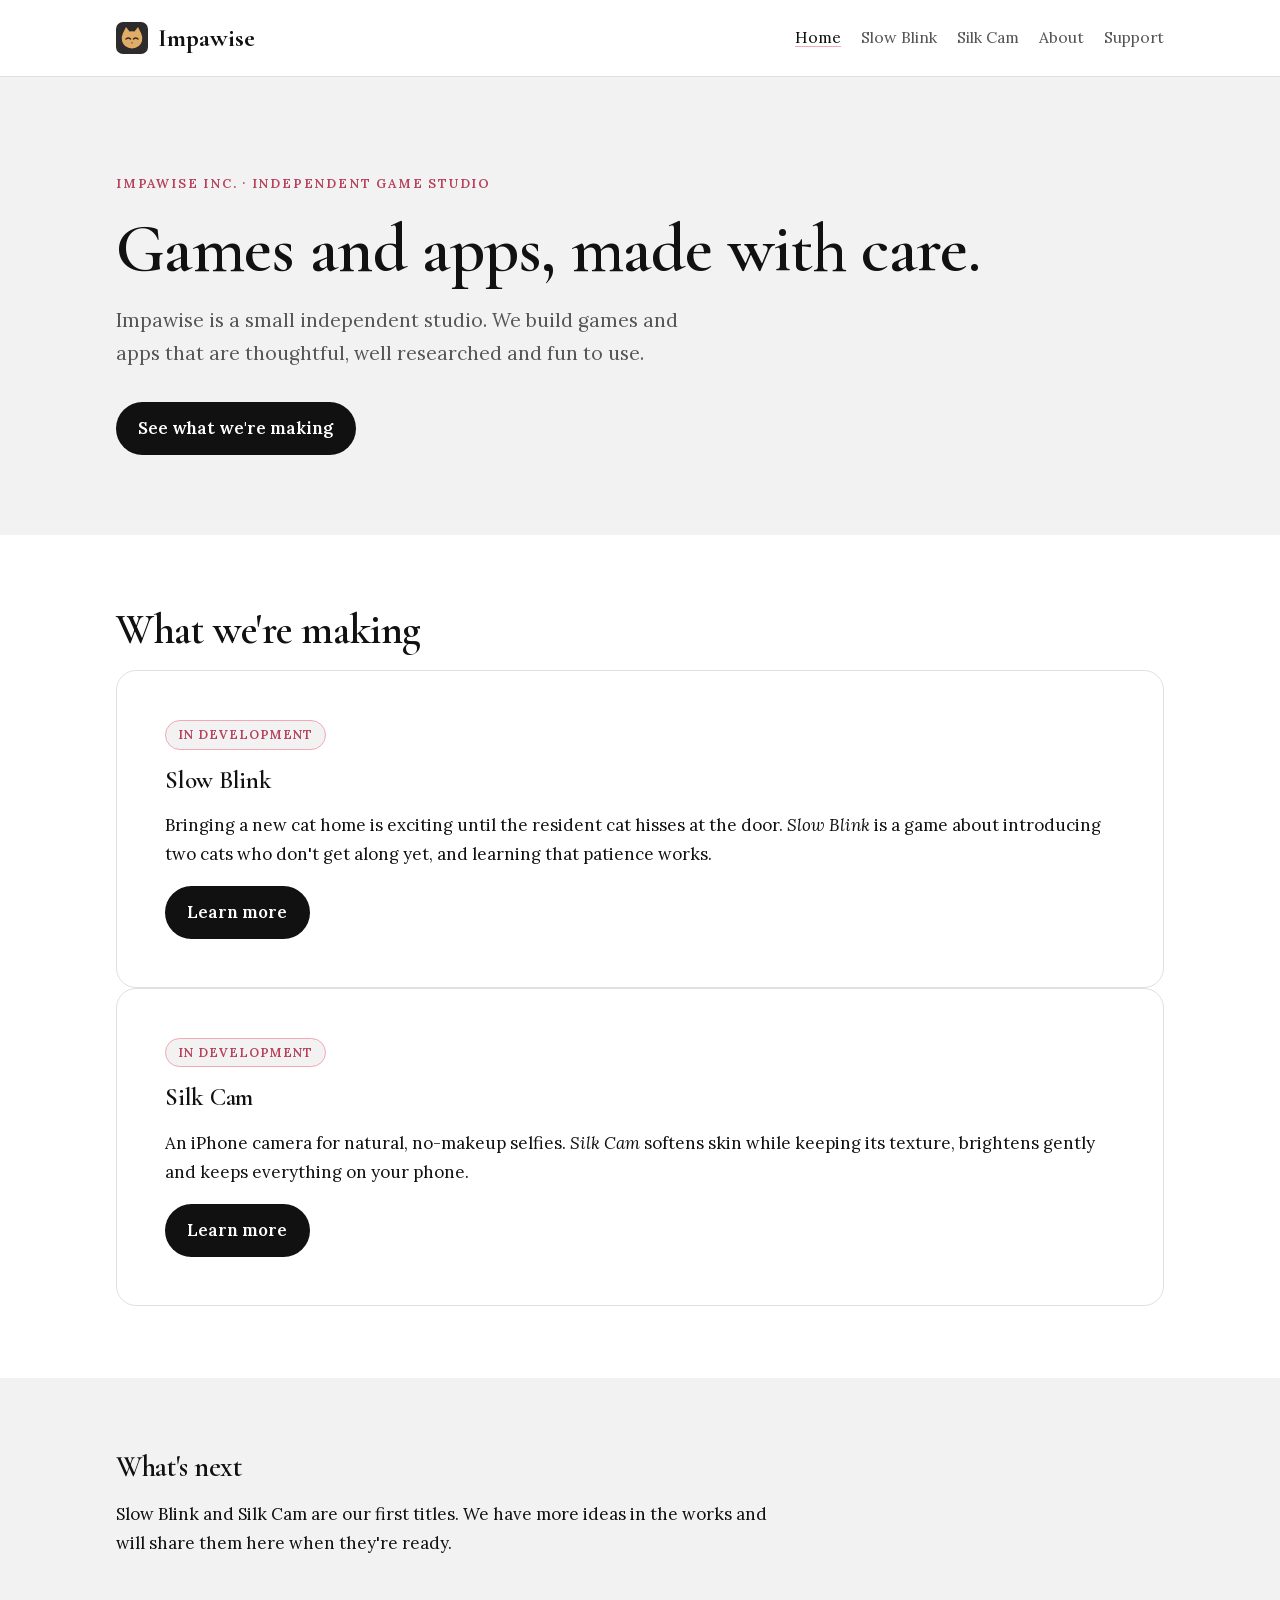
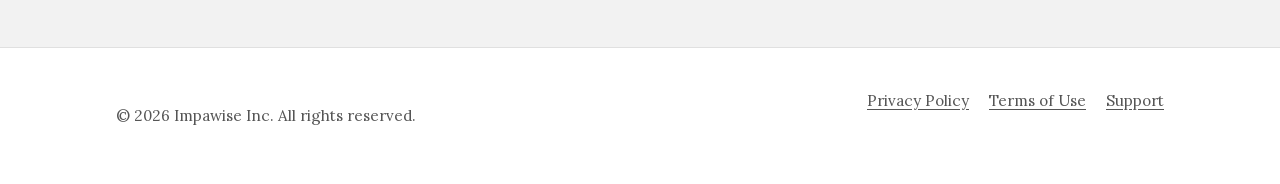
<file: index.html>
<!doctype html>
<html lang="en">
<head>
<meta charset="utf-8">
<meta http-equiv="Content-Security-Policy" content="default-src 'none'; style-src 'self'; font-src 'self'; img-src 'self'; base-uri 'none'; form-action 'none'">
<meta name="referrer" content="strict-origin-when-cross-origin">
<meta name="viewport" content="width=device-width, initial-scale=1">
<title>Impawise — Independent game studio</title>
<meta name="description" content="Impawise Inc. is an independent studio making games and apps. Our first game, Slow Blink, is in development.">
<meta name="color-scheme" content="light dark">
<meta property="og:title" content="Impawise — Independent game studio">
<meta property="og:description" content="Impawise Inc. is an independent studio making games and apps. Our first game, Slow Blink, is in development.">
<meta property="og:type" content="website">
<meta property="og:url" content="https://impawise.com/">
<link rel="canonical" href="https://impawise.com/">
<link rel="icon" href="/favicon.svg" type="image/svg+xml">
<link rel="stylesheet" href="/styles.css">
</head>
<body>
<a class="skip" href="#main">Skip to content</a>
<header class="site-header">
  <div class="wrap">
    <a class="brand" href="/"><img src="/favicon.svg" alt="" width="32" height="32">Impawise</a>
    <nav class="nav" aria-label="Main"><a href="index.html" aria-current="page">Home</a><a href="slowblink.html">Slow Blink</a><a href="silkcam.html">Silk Cam</a><a href="about.html">About</a><a href="support.html">Support</a></nav>
  </div>
</header>
<main id="main">
<section class="hero">
  <div class="wrap">
    <p class="eyebrow">Impawise Inc. · Independent game studio</p>
    <h1>Games and apps, made with care.</h1>
    <p class="lede">Impawise is a small independent studio. We build games and apps that are thoughtful, well researched and fun to use.</p>
    <a class="button" href="#making">See what we're making</a>
  </div>
</section>

<section id="making">
  <div class="wrap">
    <h2>What we're making</h2>
    <div class="feature">
      <div>
        <span class="badge">In development</span>
        <h3>Slow Blink</h3>
        <p>Bringing a new cat home is exciting until the resident cat hisses at the door. <em>Slow Blink</em> is a game about introducing two cats who don't get along yet, and learning that patience works.</p>
        <a class="button" href="slowblink.html">Learn more</a>
      </div>
    </div>
    <div class="feature">
      <div>
        <span class="badge">In development</span>
        <h3>Silk Cam</h3>
        <p>An iPhone camera for natural, no-makeup selfies. <em>Silk Cam</em> softens skin while keeping its texture, brightens gently and keeps everything on your phone.</p>
        <a class="button" href="silkcam.html">Learn more</a>
      </div>
    </div>
  </div>
</section>

<section class="band">
  <div class="wrap"><div class="prose">
    <h2>What's next</h2>
    <p>Slow Blink and Silk Cam are our first titles. We have more ideas in the works and will share them here when they're ready.</p>
  </div></div>
</section>

</main>
<footer class="site-footer">
  <div class="wrap">
    <p>© 2026 Impawise Inc. All rights reserved.</p>
    <nav aria-label="Legal"><a href="privacy.html">Privacy Policy</a><a href="terms.html">Terms of Use</a><a href="support.html">Support</a></nav>
  </div>
</footer>
</body>
</html>
</file>
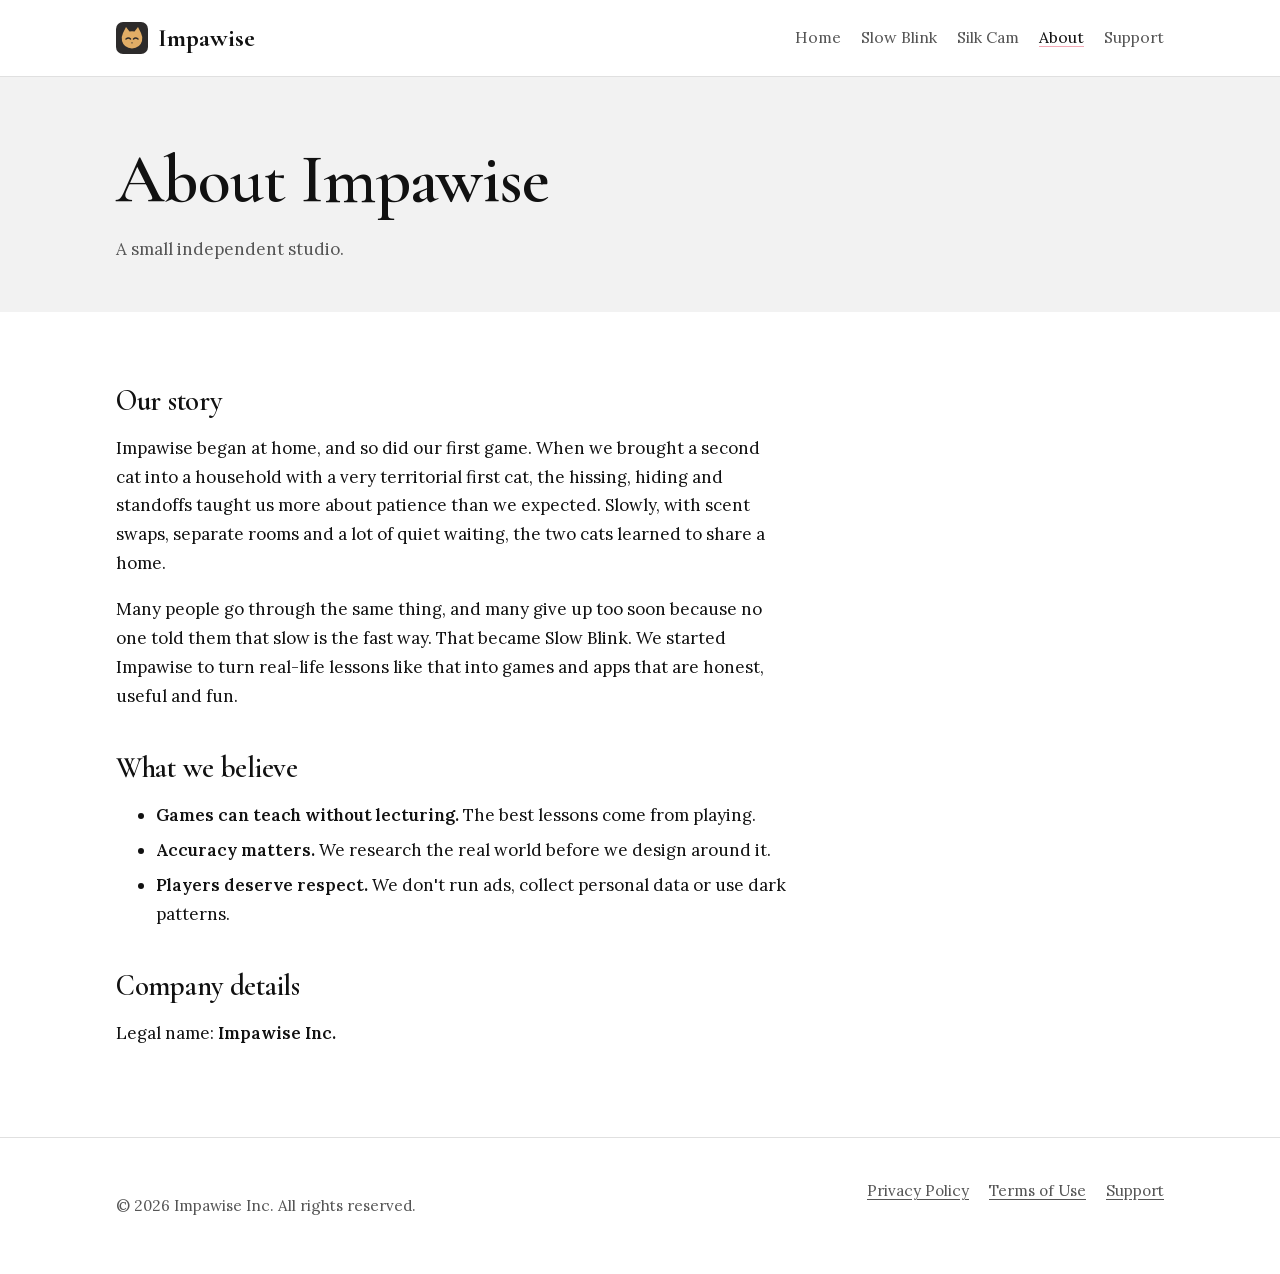
<file: about.html>
<!doctype html>
<html lang="en">
<head>
<meta charset="utf-8">
<meta http-equiv="Content-Security-Policy" content="default-src 'none'; style-src 'self'; font-src 'self'; img-src 'self'; base-uri 'none'; form-action 'none'">
<meta name="referrer" content="strict-origin-when-cross-origin">
<meta name="viewport" content="width=device-width, initial-scale=1">
<title>About — Impawise</title>
<meta name="description" content="The story behind Impawise Inc., an independent studio making games and apps.">
<meta name="color-scheme" content="light dark">
<meta property="og:title" content="About — Impawise">
<meta property="og:description" content="The story behind Impawise Inc., an independent studio making games and apps.">
<meta property="og:type" content="website">
<meta property="og:url" content="https://impawise.com/about.html">
<link rel="canonical" href="https://impawise.com/about.html">
<link rel="icon" href="/favicon.svg" type="image/svg+xml">
<link rel="stylesheet" href="/styles.css">
</head>
<body>
<a class="skip" href="#main">Skip to content</a>
<header class="site-header">
  <div class="wrap">
    <a class="brand" href="/"><img src="/favicon.svg" alt="" width="32" height="32">Impawise</a>
    <nav class="nav" aria-label="Main"><a href="index.html">Home</a><a href="slowblink.html">Slow Blink</a><a href="silkcam.html">Silk Cam</a><a href="about.html" aria-current="page">About</a><a href="support.html">Support</a></nav>
  </div>
</header>
<main id="main">
<section class="page-head"><div class="wrap"><h1>About Impawise</h1><p>A small independent studio.</p></div></div></section>
<section><div class="wrap"><div class="prose">
  <h2>Our story</h2>
  <p>Impawise began at home, and so did our first game. When we brought a second cat into a household with a very territorial first cat, the hissing, hiding and standoffs taught us more about patience than we expected. Slowly, with scent swaps, separate rooms and a lot of quiet waiting, the two cats learned to share a home.</p>
  <p>Many people go through the same thing, and many give up too soon because no one told them that slow is the fast way. That became Slow Blink. We started Impawise to turn real-life lessons like that into games and apps that are honest, useful and fun.</p>
  <h2>What we believe</h2>
  <ul>
    <li><strong>Games can teach without lecturing.</strong> The best lessons come from playing.</li>
    <li><strong>Accuracy matters.</strong> We research the real world before we design around it.</li>
    <li><strong>Players deserve respect.</strong> We don't run ads, collect personal data or use dark patterns.</li>
  </ul>
  <h2>Company details</h2>
  <p>Legal name: <strong>Impawise Inc.</strong></p>
</div></div></section>

</main>
<footer class="site-footer">
  <div class="wrap">
    <p>© 2026 Impawise Inc. All rights reserved.</p>
    <nav aria-label="Legal"><a href="privacy.html">Privacy Policy</a><a href="terms.html">Terms of Use</a><a href="support.html">Support</a></nav>
  </div>
</footer>
</body>
</html>
</file>
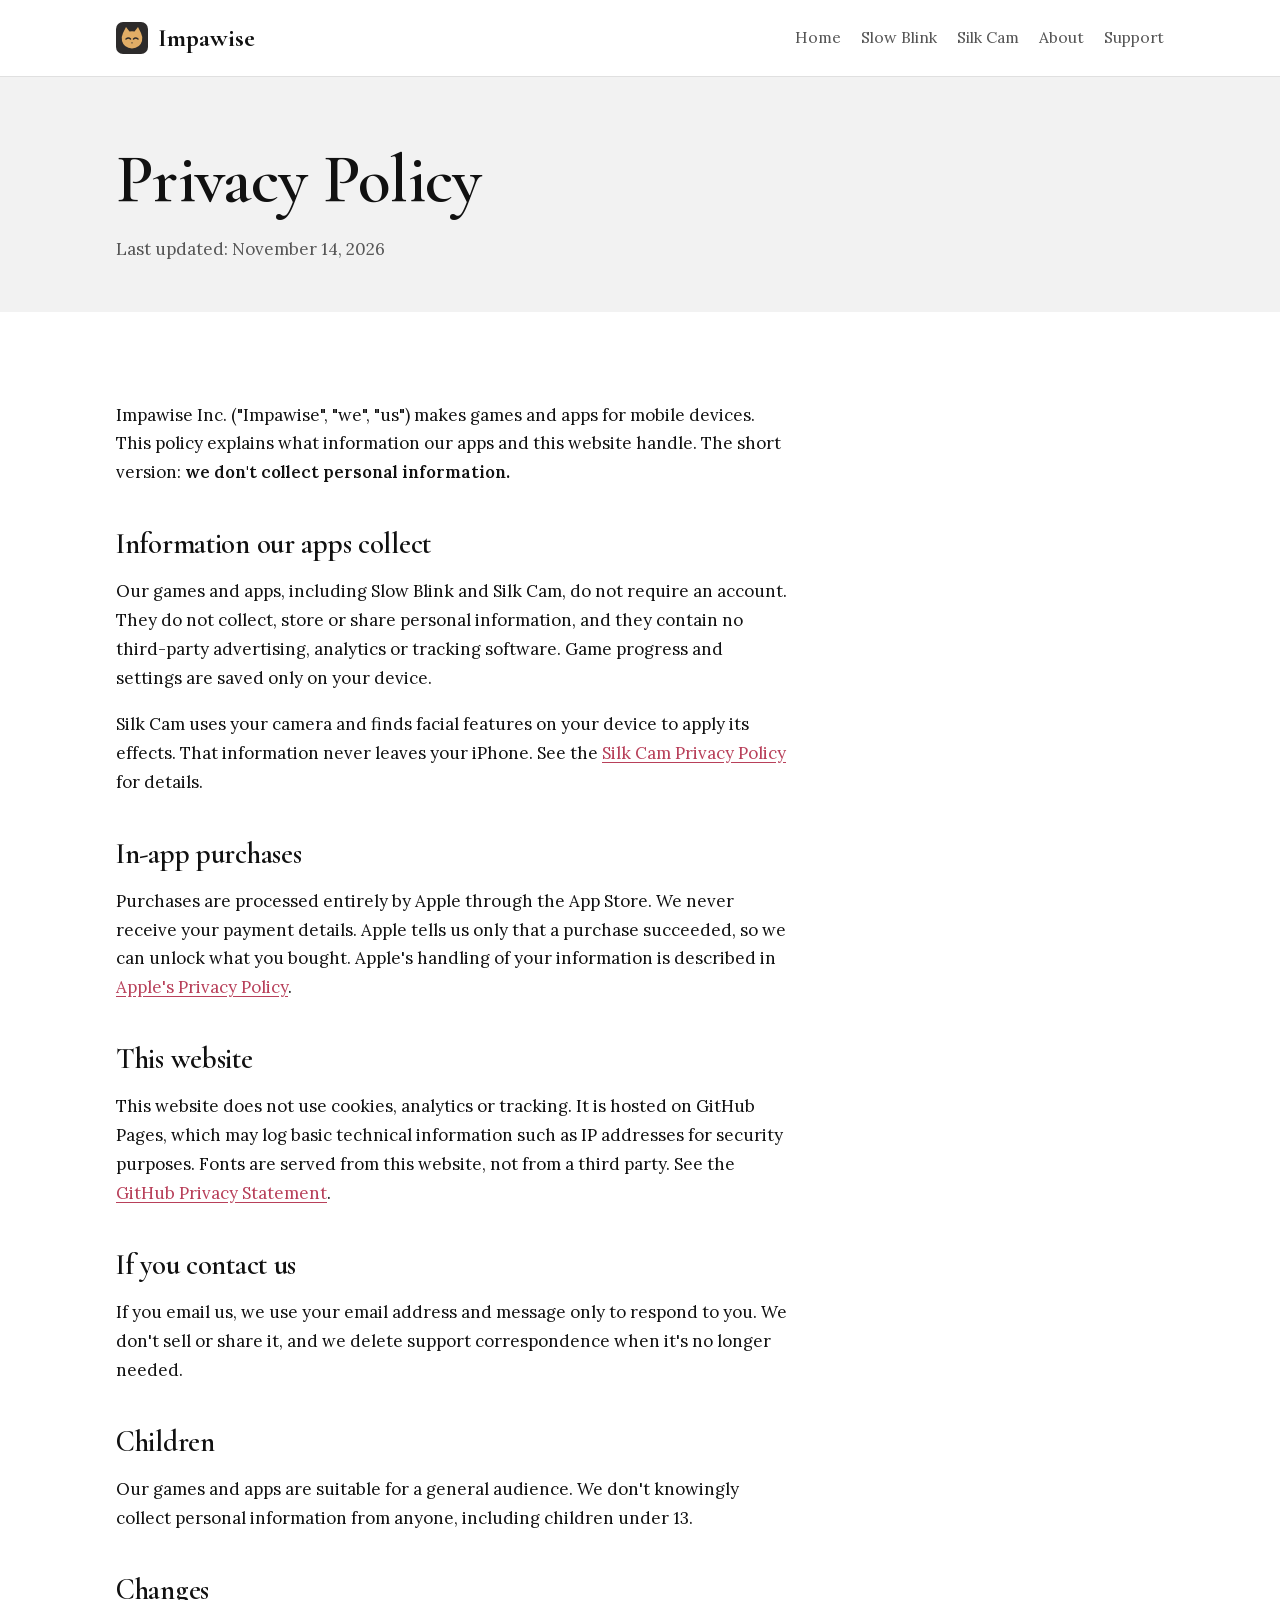
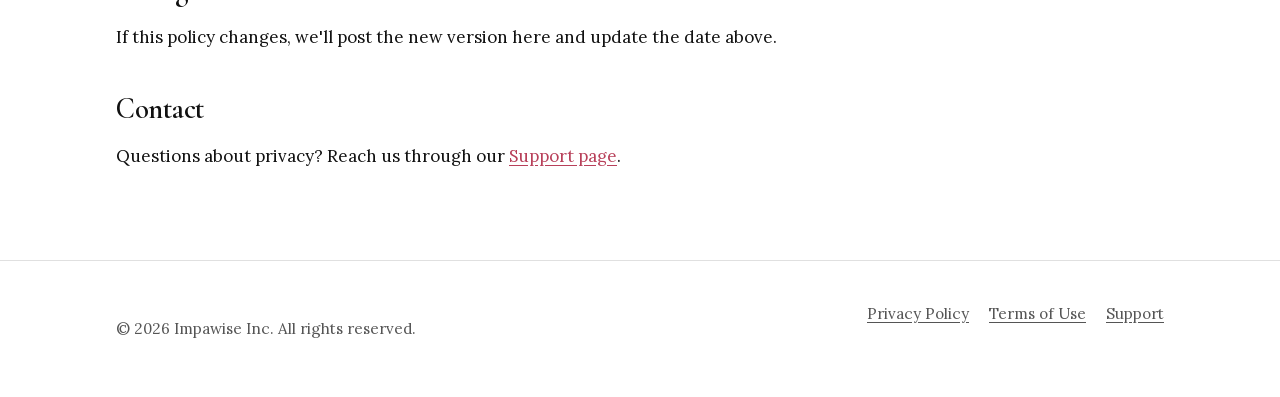
<file: privacy.html>
<!doctype html>
<html lang="en">
<head>
<meta charset="utf-8">
<meta http-equiv="Content-Security-Policy" content="default-src 'none'; style-src 'self'; font-src 'self'; img-src 'self'; base-uri 'none'; form-action 'none'">
<meta name="referrer" content="strict-origin-when-cross-origin">
<meta name="viewport" content="width=device-width, initial-scale=1">
<title>Privacy Policy — Impawise</title>
<meta name="description" content="Impawise Inc. privacy policy. Our games and apps collect no personal information.">
<meta name="color-scheme" content="light dark">
<meta property="og:title" content="Privacy Policy — Impawise">
<meta property="og:description" content="Impawise Inc. privacy policy. Our games and apps collect no personal information.">
<meta property="og:type" content="website">
<meta property="og:url" content="https://impawise.com/privacy.html">
<link rel="canonical" href="https://impawise.com/privacy.html">
<link rel="icon" href="/favicon.svg" type="image/svg+xml">
<link rel="stylesheet" href="/styles.css">
</head>
<body>
<a class="skip" href="#main">Skip to content</a>
<header class="site-header">
  <div class="wrap">
    <a class="brand" href="/"><img src="/favicon.svg" alt="" width="32" height="32">Impawise</a>
    <nav class="nav" aria-label="Main"><a href="index.html">Home</a><a href="slowblink.html">Slow Blink</a><a href="silkcam.html">Silk Cam</a><a href="about.html">About</a><a href="support.html">Support</a></nav>
  </div>
</header>
<main id="main">
<section class="page-head"><div class="wrap"><h1>Privacy Policy</h1><p>Last updated: November 14, 2026</p></div></div></section>
<section><div class="wrap"><div class="prose">
  <p>Impawise Inc. ("Impawise", "we", "us") makes games and apps for mobile devices. This policy explains what information our apps and this website handle. The short version: <strong>we don't collect personal information.</strong></p>
  <h2>Information our apps collect</h2>
  <p>Our games and apps, including Slow Blink and Silk Cam, do not require an account. They do not collect, store or share personal information, and they contain no third-party advertising, analytics or tracking software. Game progress and settings are saved only on your device.</p>
  <p>Silk Cam uses your camera and finds facial features on your device to apply its effects. That information never leaves your iPhone. See the <a href="silkcam-privacy.html">Silk Cam Privacy Policy</a> for details.</p>
  <h2>In-app purchases</h2>
  <p>Purchases are processed entirely by Apple through the App Store. We never receive your payment details. Apple tells us only that a purchase succeeded, so we can unlock what you bought. Apple's handling of your information is described in <a href="https://www.apple.com/legal/privacy/">Apple's Privacy Policy</a>.</p>
  <h2>This website</h2>
  <p>This website does not use cookies, analytics or tracking. It is hosted on GitHub Pages, which may log basic technical information such as IP addresses for security purposes. Fonts are served from this website, not from a third party. See the <a href="https://docs.github.com/en/site-policy/privacy-policies/github-general-privacy-statement">GitHub Privacy Statement</a>.</p>
  <h2>If you contact us</h2>
  <p>If you email us, we use your email address and message only to respond to you. We don't sell or share it, and we delete support correspondence when it's no longer needed.</p>
  <h2>Children</h2>
  <p>Our games and apps are suitable for a general audience. We don't knowingly collect personal information from anyone, including children under 13.</p>
  <h2>Changes</h2>
  <p>If this policy changes, we'll post the new version here and update the date above.</p>
  <h2>Contact</h2>
  <p>Questions about privacy? Reach us through our <a href="support.html">Support page</a>.</p>
</div></div></section>

</main>
<footer class="site-footer">
  <div class="wrap">
    <p>© 2026 Impawise Inc. All rights reserved.</p>
    <nav aria-label="Legal"><a href="privacy.html">Privacy Policy</a><a href="terms.html">Terms of Use</a><a href="support.html">Support</a></nav>
  </div>
</footer>
</body>
</html>
</file>
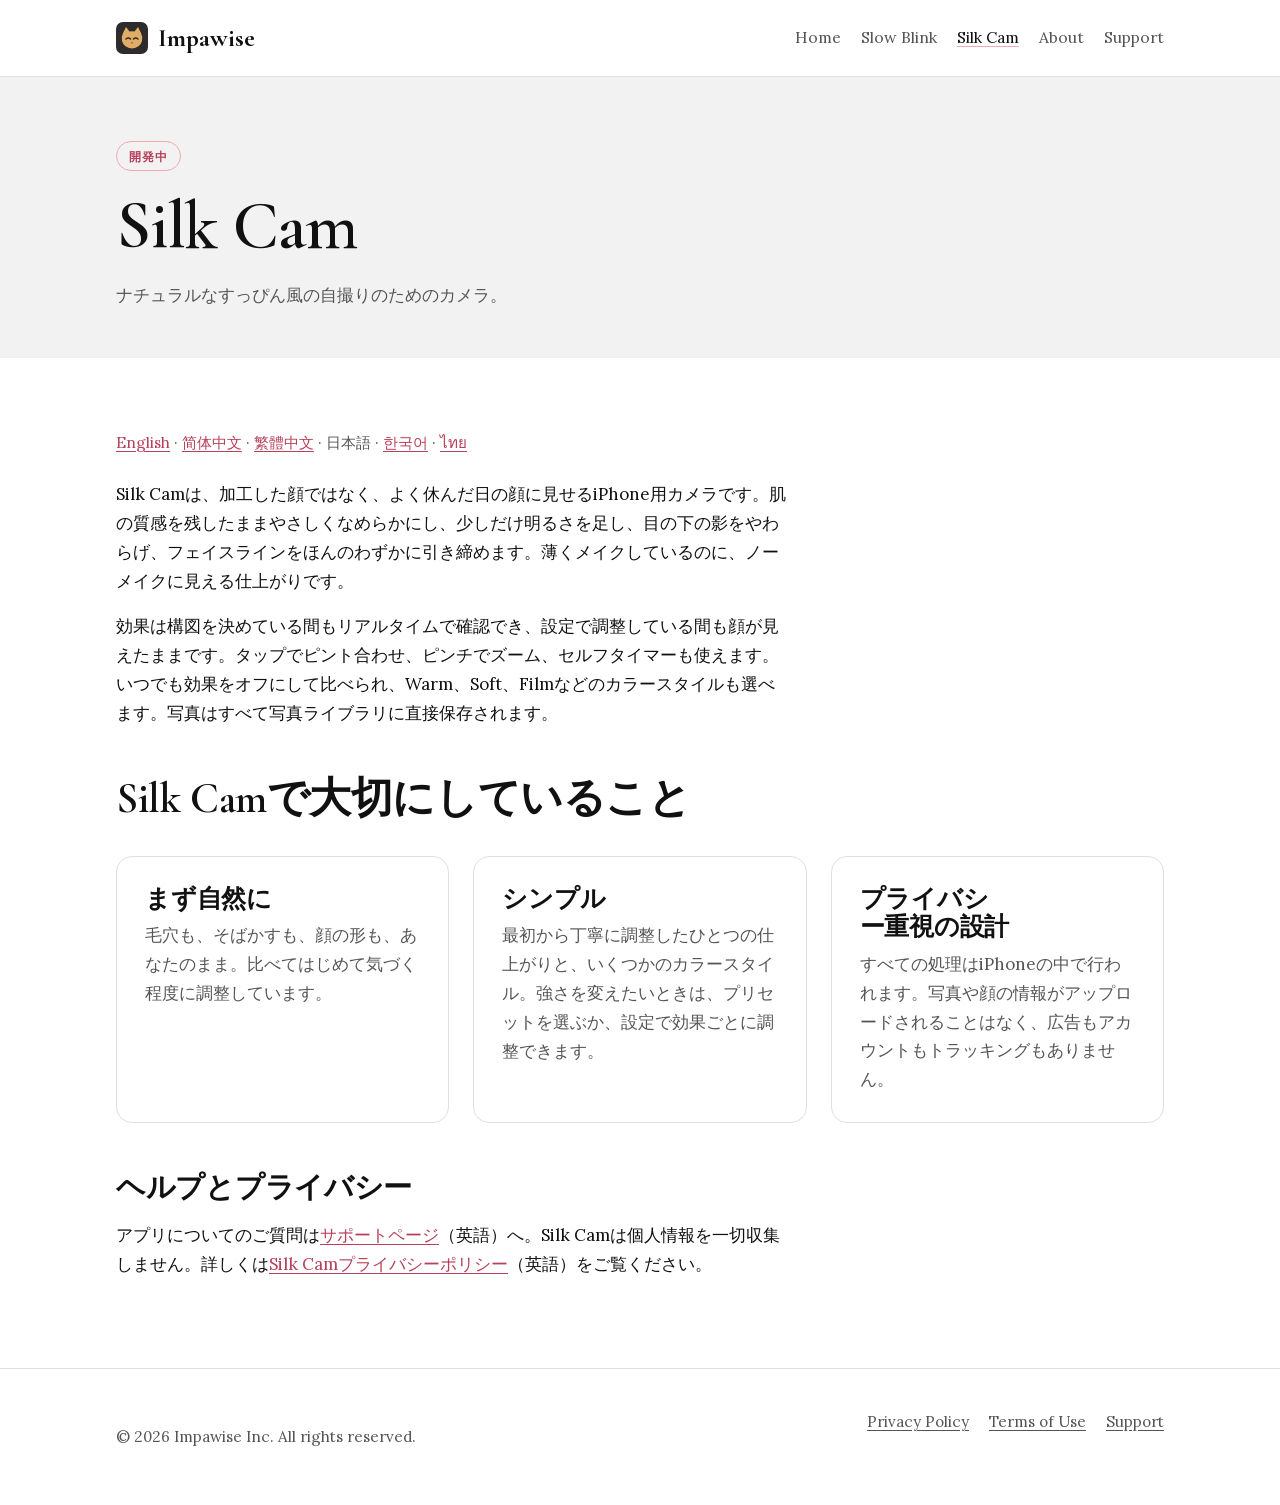
<file: silkcam-ja.html>
<!doctype html>
<html lang="ja">
<head>
<meta charset="utf-8">
<meta http-equiv="Content-Security-Policy" content="default-src 'none'; style-src 'self'; font-src 'self'; img-src 'self'; base-uri 'none'; form-action 'none'">
<meta name="referrer" content="strict-origin-when-cross-origin">
<meta name="viewport" content="width=device-width, initial-scale=1">
<title>Silk Cam — Impawise</title>
<meta name="description" content="Silk Camは、Impawise Inc.によるiPhone用カメラ。ナチュラルなすっぴん風の自撮りが撮れます。">
<meta name="color-scheme" content="light dark">
<meta property="og:title" content="Silk Cam — Impawise">
<meta property="og:description" content="Silk Camは、Impawise Inc.によるiPhone用カメラ。ナチュラルなすっぴん風の自撮りが撮れます。">
<meta property="og:type" content="website">
<meta property="og:url" content="https://impawise.com/silkcam-ja.html">
<link rel="canonical" href="https://impawise.com/silkcam-ja.html">
<link rel="alternate" hreflang="en" href="https://impawise.com/silkcam.html">
<link rel="alternate" hreflang="zh-Hans" href="https://impawise.com/silkcam-zh-hans.html">
<link rel="alternate" hreflang="zh-Hant" href="https://impawise.com/silkcam-zh-hant.html">
<link rel="alternate" hreflang="ja" href="https://impawise.com/silkcam-ja.html">
<link rel="alternate" hreflang="ko" href="https://impawise.com/silkcam-ko.html">
<link rel="alternate" hreflang="th" href="https://impawise.com/silkcam-th.html">
<link rel="alternate" hreflang="x-default" href="https://impawise.com/silkcam.html">
<link rel="icon" href="/favicon.svg" type="image/svg+xml">
<link rel="stylesheet" href="/styles.css">
</head>
<body>
<a class="skip" href="#main">Skip to content</a>
<header class="site-header">
  <div class="wrap">
    <a class="brand" href="/"><img src="/favicon.svg" alt="" width="32" height="32">Impawise</a>
    <nav class="nav" aria-label="Main"><a href="index.html">Home</a><a href="slowblink.html">Slow Blink</a><a href="silkcam.html" aria-current="page">Silk Cam</a><a href="about.html">About</a><a href="support.html">Support</a></nav>
  </div>
</header>
<main id="main">
<section class="page-head"><div class="wrap"><span class="badge">開発中</span><h1>Silk Cam</h1><p>ナチュラルなすっぴん風の自撮りのためのカメラ。</p></div></section>
<section><div class="wrap">
  <p class="langs"><a href="silkcam.html" lang="en" hreflang="en">English</a> · <a href="silkcam-zh-hans.html" lang="zh-Hans" hreflang="zh-Hans">简体中文</a> · <a href="silkcam-zh-hant.html" lang="zh-Hant" hreflang="zh-Hant">繁體中文</a> · <span lang="ja">日本語</span> · <a href="silkcam-ko.html" lang="ko" hreflang="ko">한국어</a> · <a href="silkcam-th.html" lang="th" hreflang="th">ไทย</a></p>
  <div class="prose">
    <p>Silk Camは、加工した顔ではなく、よく休んだ日の顔に見せるiPhone用カメラです。肌の質感を残したままやさしくなめらかにし、少しだけ明るさを足し、目の下の影をやわらげ、フェイスラインをほんのわずかに引き締めます。薄くメイクしているのに、ノーメイクに見える仕上がりです。</p>
    <p>効果は構図を決めている間もリアルタイムで確認でき、設定で調整している間も顔が見えたままです。タップでピント合わせ、ピンチでズーム、セルフタイマーも使えます。いつでも効果をオフにして比べられ、Warm、Soft、Filmなどのカラースタイルも選べます。写真はすべて写真ライブラリに直接保存されます。</p>
  </div>
  <h2 class="subhead">Silk Camで大切にしていること</h2>
  <div class="grid">
    <div class="card"><h3>まず自然に</h3><p>毛穴も、そばかすも、顔の形も、あなたのまま。比べてはじめて気づく程度に調整しています。</p></div>
    <div class="card"><h3>シンプル</h3><p>最初から丁寧に調整したひとつの仕上がりと、いくつかのカラースタイル。強さを変えたいときは、プリセットを選ぶか、設定で効果ごとに調整できます。</p></div>
    <div class="card"><h3>プライバシー重視の設計</h3><p>すべての処理はiPhoneの中で行われます。写真や顔の情報がアップロードされることはなく、広告もアカウントもトラッキングもありません。</p></div>
  </div>
  <div class="prose subhead">
    <h2>ヘルプとプライバシー</h2>
    <p>アプリについてのご質問は<a href="support.html">サポートページ</a>（英語）へ。Silk Camは個人情報を一切収集しません。詳しくは<a href="silkcam-privacy.html">Silk Camプライバシーポリシー</a>（英語）をご覧ください。</p>
  </div>
</div></section>

</main>
<footer class="site-footer">
  <div class="wrap">
    <p>© 2026 Impawise Inc. All rights reserved.</p>
    <nav aria-label="Legal"><a href="privacy.html">Privacy Policy</a><a href="terms.html">Terms of Use</a><a href="support.html">Support</a></nav>
  </div>
</footer>
</body>
</html>
</file>
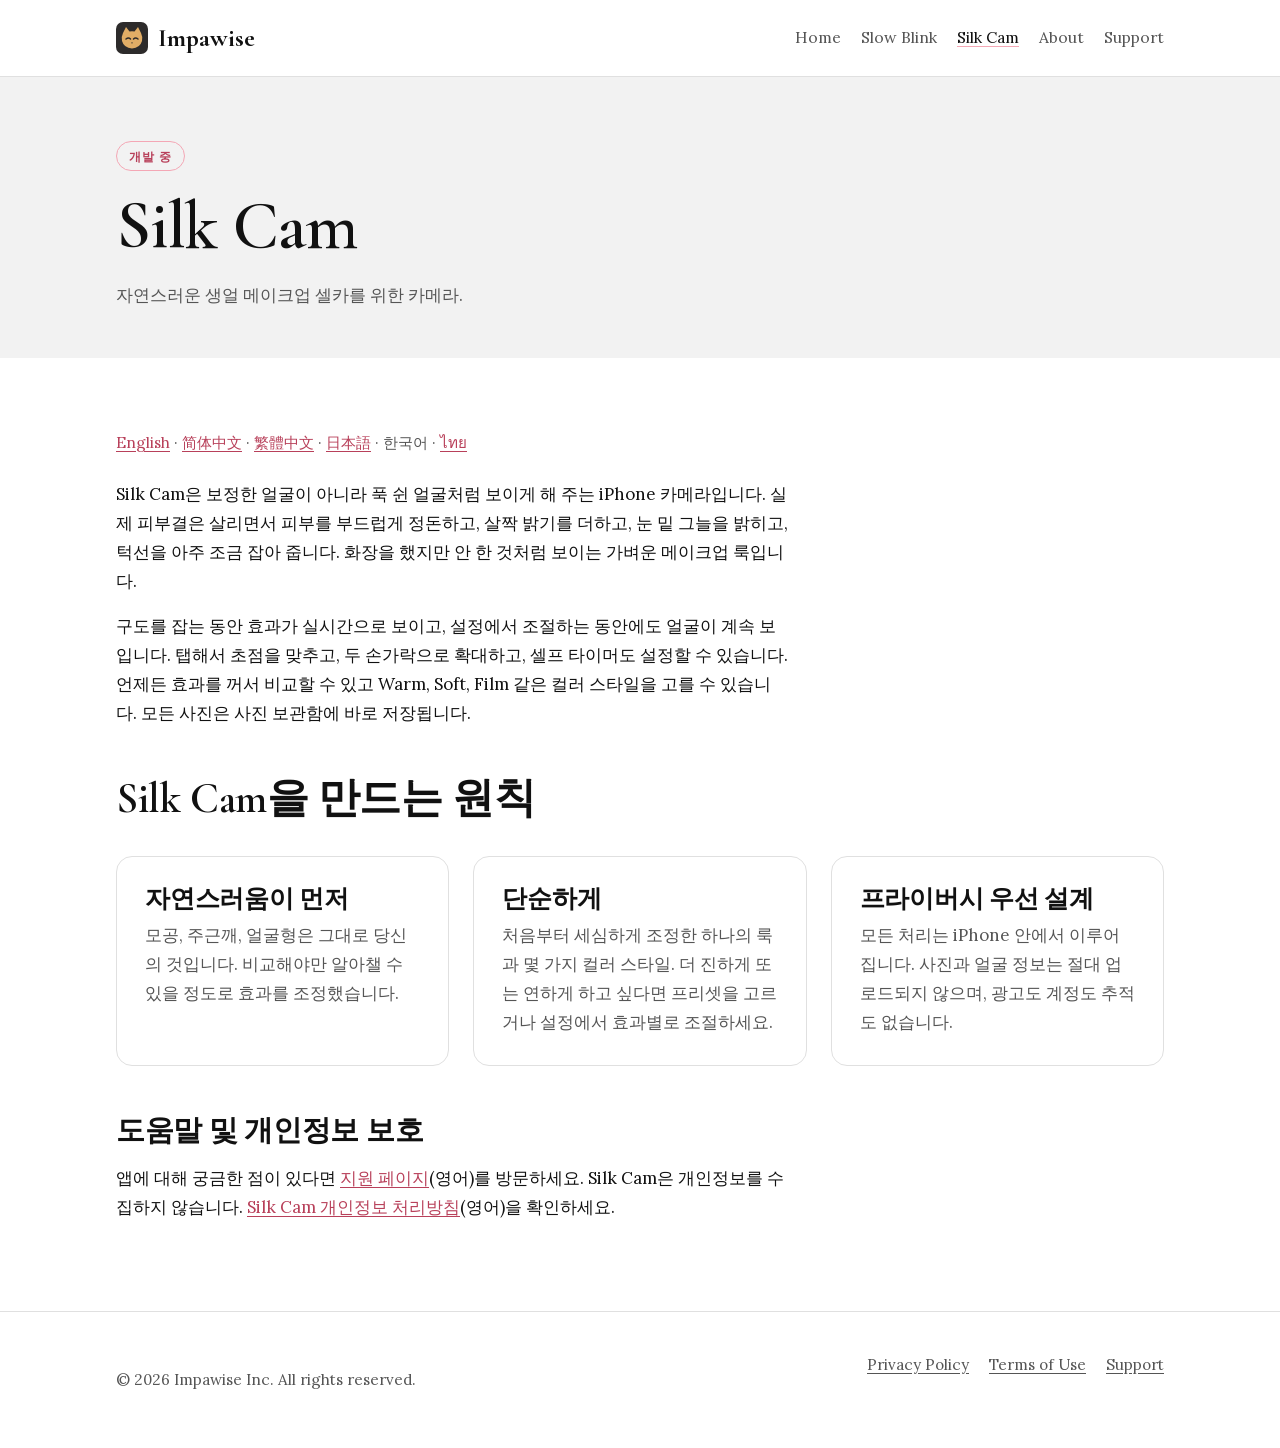
<file: silkcam-ko.html>
<!doctype html>
<html lang="ko">
<head>
<meta charset="utf-8">
<meta http-equiv="Content-Security-Policy" content="default-src 'none'; style-src 'self'; font-src 'self'; img-src 'self'; base-uri 'none'; form-action 'none'">
<meta name="referrer" content="strict-origin-when-cross-origin">
<meta name="viewport" content="width=device-width, initial-scale=1">
<title>Silk Cam — Impawise</title>
<meta name="description" content="Silk Cam은 Impawise Inc.가 만든 iPhone 카메라로, 자연스러운 생얼 메이크업 셀카를 찍을 수 있습니다.">
<meta name="color-scheme" content="light dark">
<meta property="og:title" content="Silk Cam — Impawise">
<meta property="og:description" content="Silk Cam은 Impawise Inc.가 만든 iPhone 카메라로, 자연스러운 생얼 메이크업 셀카를 찍을 수 있습니다.">
<meta property="og:type" content="website">
<meta property="og:url" content="https://impawise.com/silkcam-ko.html">
<link rel="canonical" href="https://impawise.com/silkcam-ko.html">
<link rel="alternate" hreflang="en" href="https://impawise.com/silkcam.html">
<link rel="alternate" hreflang="zh-Hans" href="https://impawise.com/silkcam-zh-hans.html">
<link rel="alternate" hreflang="zh-Hant" href="https://impawise.com/silkcam-zh-hant.html">
<link rel="alternate" hreflang="ja" href="https://impawise.com/silkcam-ja.html">
<link rel="alternate" hreflang="ko" href="https://impawise.com/silkcam-ko.html">
<link rel="alternate" hreflang="th" href="https://impawise.com/silkcam-th.html">
<link rel="alternate" hreflang="x-default" href="https://impawise.com/silkcam.html">
<link rel="icon" href="/favicon.svg" type="image/svg+xml">
<link rel="stylesheet" href="/styles.css">
</head>
<body>
<a class="skip" href="#main">Skip to content</a>
<header class="site-header">
  <div class="wrap">
    <a class="brand" href="/"><img src="/favicon.svg" alt="" width="32" height="32">Impawise</a>
    <nav class="nav" aria-label="Main"><a href="index.html">Home</a><a href="slowblink.html">Slow Blink</a><a href="silkcam.html" aria-current="page">Silk Cam</a><a href="about.html">About</a><a href="support.html">Support</a></nav>
  </div>
</header>
<main id="main">
<section class="page-head"><div class="wrap"><span class="badge">개발 중</span><h1>Silk Cam</h1><p>자연스러운 생얼 메이크업 셀카를 위한 카메라.</p></div></section>
<section><div class="wrap">
  <p class="langs"><a href="silkcam.html" lang="en" hreflang="en">English</a> · <a href="silkcam-zh-hans.html" lang="zh-Hans" hreflang="zh-Hans">简体中文</a> · <a href="silkcam-zh-hant.html" lang="zh-Hant" hreflang="zh-Hant">繁體中文</a> · <a href="silkcam-ja.html" lang="ja" hreflang="ja">日本語</a> · <span lang="ko">한국어</span> · <a href="silkcam-th.html" lang="th" hreflang="th">ไทย</a></p>
  <div class="prose">
    <p>Silk Cam은 보정한 얼굴이 아니라 푹 쉰 얼굴처럼 보이게 해 주는 iPhone 카메라입니다. 실제 피부결은 살리면서 피부를 부드럽게 정돈하고, 살짝 밝기를 더하고, 눈 밑 그늘을 밝히고, 턱선을 아주 조금 잡아 줍니다. 화장을 했지만 안 한 것처럼 보이는 가벼운 메이크업 룩입니다.</p>
    <p>구도를 잡는 동안 효과가 실시간으로 보이고, 설정에서 조절하는 동안에도 얼굴이 계속 보입니다. 탭해서 초점을 맞추고, 두 손가락으로 확대하고, 셀프 타이머도 설정할 수 있습니다. 언제든 효과를 꺼서 비교할 수 있고 Warm, Soft, Film 같은 컬러 스타일을 고를 수 있습니다. 모든 사진은 사진 보관함에 바로 저장됩니다.</p>
  </div>
  <h2 class="subhead">Silk Cam을 만드는 원칙</h2>
  <div class="grid">
    <div class="card"><h3>자연스러움이 먼저</h3><p>모공, 주근깨, 얼굴형은 그대로 당신의 것입니다. 비교해야만 알아챌 수 있을 정도로 효과를 조정했습니다.</p></div>
    <div class="card"><h3>단순하게</h3><p>처음부터 세심하게 조정한 하나의 룩과 몇 가지 컬러 스타일. 더 진하게 또는 연하게 하고 싶다면 프리셋을 고르거나 설정에서 효과별로 조절하세요.</p></div>
    <div class="card"><h3>프라이버시 우선 설계</h3><p>모든 처리는 iPhone 안에서 이루어집니다. 사진과 얼굴 정보는 절대 업로드되지 않으며, 광고도 계정도 추적도 없습니다.</p></div>
  </div>
  <div class="prose subhead">
    <h2>도움말 및 개인정보 보호</h2>
    <p>앱에 대해 궁금한 점이 있다면 <a href="support.html">지원 페이지</a>(영어)를 방문하세요. Silk Cam은 개인정보를 수집하지 않습니다. <a href="silkcam-privacy.html">Silk Cam 개인정보 처리방침</a>(영어)을 확인하세요.</p>
  </div>
</div></section>

</main>
<footer class="site-footer">
  <div class="wrap">
    <p>© 2026 Impawise Inc. All rights reserved.</p>
    <nav aria-label="Legal"><a href="privacy.html">Privacy Policy</a><a href="terms.html">Terms of Use</a><a href="support.html">Support</a></nav>
  </div>
</footer>
</body>
</html>
</file>
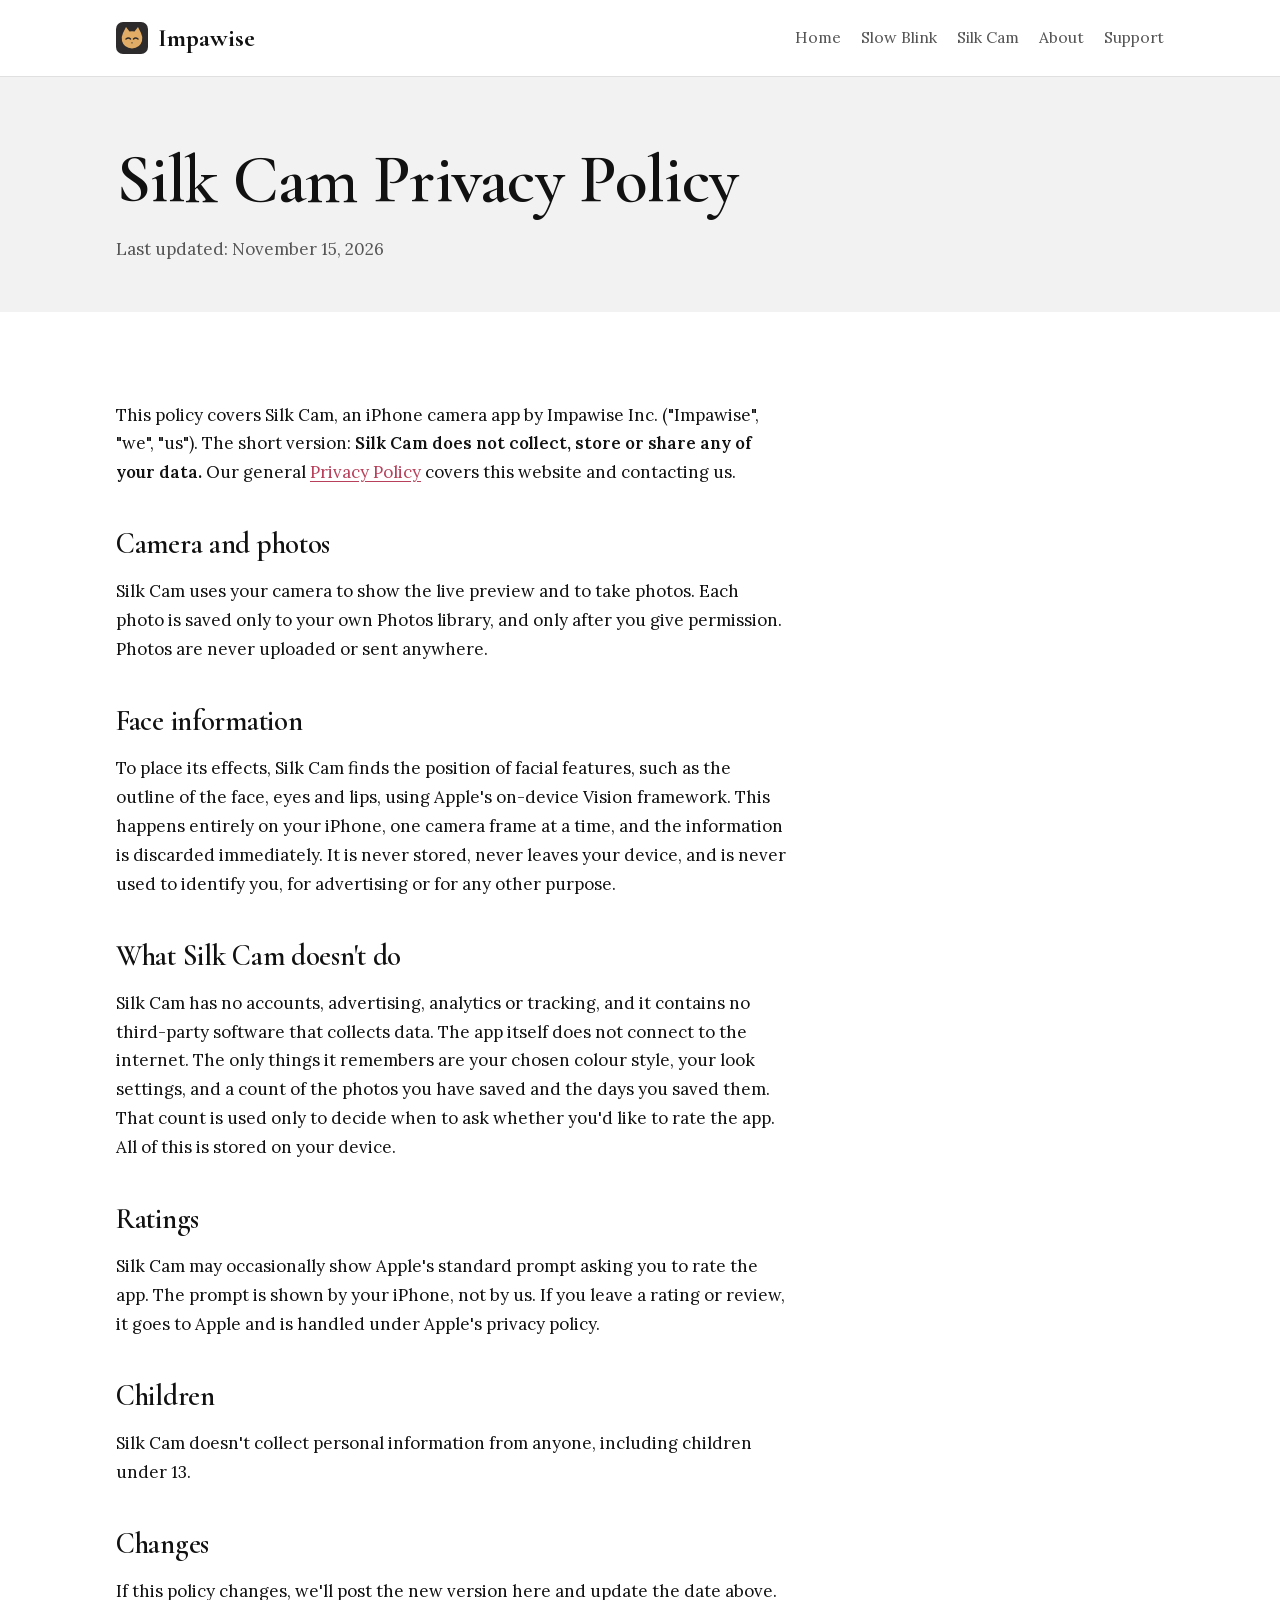
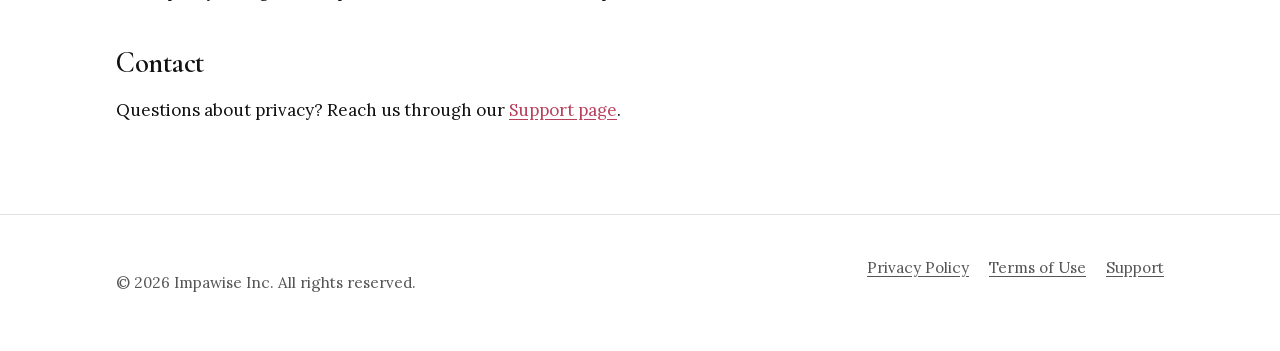
<file: silkcam-privacy.html>
<!doctype html>
<html lang="en">
<head>
<meta charset="utf-8">
<meta http-equiv="Content-Security-Policy" content="default-src 'none'; style-src 'self'; font-src 'self'; img-src 'self'; base-uri 'none'; form-action 'none'">
<meta name="referrer" content="strict-origin-when-cross-origin">
<meta name="viewport" content="width=device-width, initial-scale=1">
<title>Silk Cam Privacy Policy — Impawise</title>
<meta name="description" content="Silk Cam privacy policy. Photos and face information stay on your iPhone and are never collected.">
<meta name="color-scheme" content="light dark">
<meta property="og:title" content="Silk Cam Privacy Policy — Impawise">
<meta property="og:description" content="Silk Cam privacy policy. Photos and face information stay on your iPhone and are never collected.">
<meta property="og:type" content="website">
<meta property="og:url" content="https://impawise.com/silkcam-privacy.html">
<link rel="canonical" href="https://impawise.com/silkcam-privacy.html">
<link rel="icon" href="/favicon.svg" type="image/svg+xml">
<link rel="stylesheet" href="/styles.css">
</head>
<body>
<a class="skip" href="#main">Skip to content</a>
<header class="site-header">
  <div class="wrap">
    <a class="brand" href="/"><img src="/favicon.svg" alt="" width="32" height="32">Impawise</a>
    <nav class="nav" aria-label="Main"><a href="index.html">Home</a><a href="slowblink.html">Slow Blink</a><a href="silkcam.html">Silk Cam</a><a href="about.html">About</a><a href="support.html">Support</a></nav>
  </div>
</header>
<main id="main">
<section class="page-head"><div class="wrap"><h1>Silk Cam Privacy Policy</h1><p>Last updated: November 15, 2026</p></div></div></section>
<section><div class="wrap"><div class="prose">
  <p>This policy covers Silk Cam, an iPhone camera app by Impawise Inc. ("Impawise", "we", "us"). The short version: <strong>Silk Cam does not collect, store or share any of your data.</strong> Our general <a href="privacy.html">Privacy Policy</a> covers this website and contacting us.</p>
  <h2>Camera and photos</h2>
  <p>Silk Cam uses your camera to show the live preview and to take photos. Each photo is saved only to your own Photos library, and only after you give permission. Photos are never uploaded or sent anywhere.</p>
  <h2>Face information</h2>
  <p>To place its effects, Silk Cam finds the position of facial features, such as the outline of the face, eyes and lips, using Apple's on-device Vision framework. This happens entirely on your iPhone, one camera frame at a time, and the information is discarded immediately. It is never stored, never leaves your device, and is never used to identify you, for advertising or for any other purpose.</p>
  <h2>What Silk Cam doesn't do</h2>
  <p>Silk Cam has no accounts, advertising, analytics or tracking, and it contains no third-party software that collects data. The app itself does not connect to the internet. The only things it remembers are your chosen colour style, your look settings, and a count of the photos you have saved and the days you saved them. That count is used only to decide when to ask whether you'd like to rate the app. All of this is stored on your device.</p>
  <h2>Ratings</h2>
  <p>Silk Cam may occasionally show Apple's standard prompt asking you to rate the app. The prompt is shown by your iPhone, not by us. If you leave a rating or review, it goes to Apple and is handled under Apple's privacy policy.</p>
  <h2>Children</h2>
  <p>Silk Cam doesn't collect personal information from anyone, including children under 13.</p>
  <h2>Changes</h2>
  <p>If this policy changes, we'll post the new version here and update the date above.</p>
  <h2>Contact</h2>
  <p>Questions about privacy? Reach us through our <a href="support.html">Support page</a>.</p>
</div></div></section>

</main>
<footer class="site-footer">
  <div class="wrap">
    <p>© 2026 Impawise Inc. All rights reserved.</p>
    <nav aria-label="Legal"><a href="privacy.html">Privacy Policy</a><a href="terms.html">Terms of Use</a><a href="support.html">Support</a></nav>
  </div>
</footer>
</body>
</html>
</file>
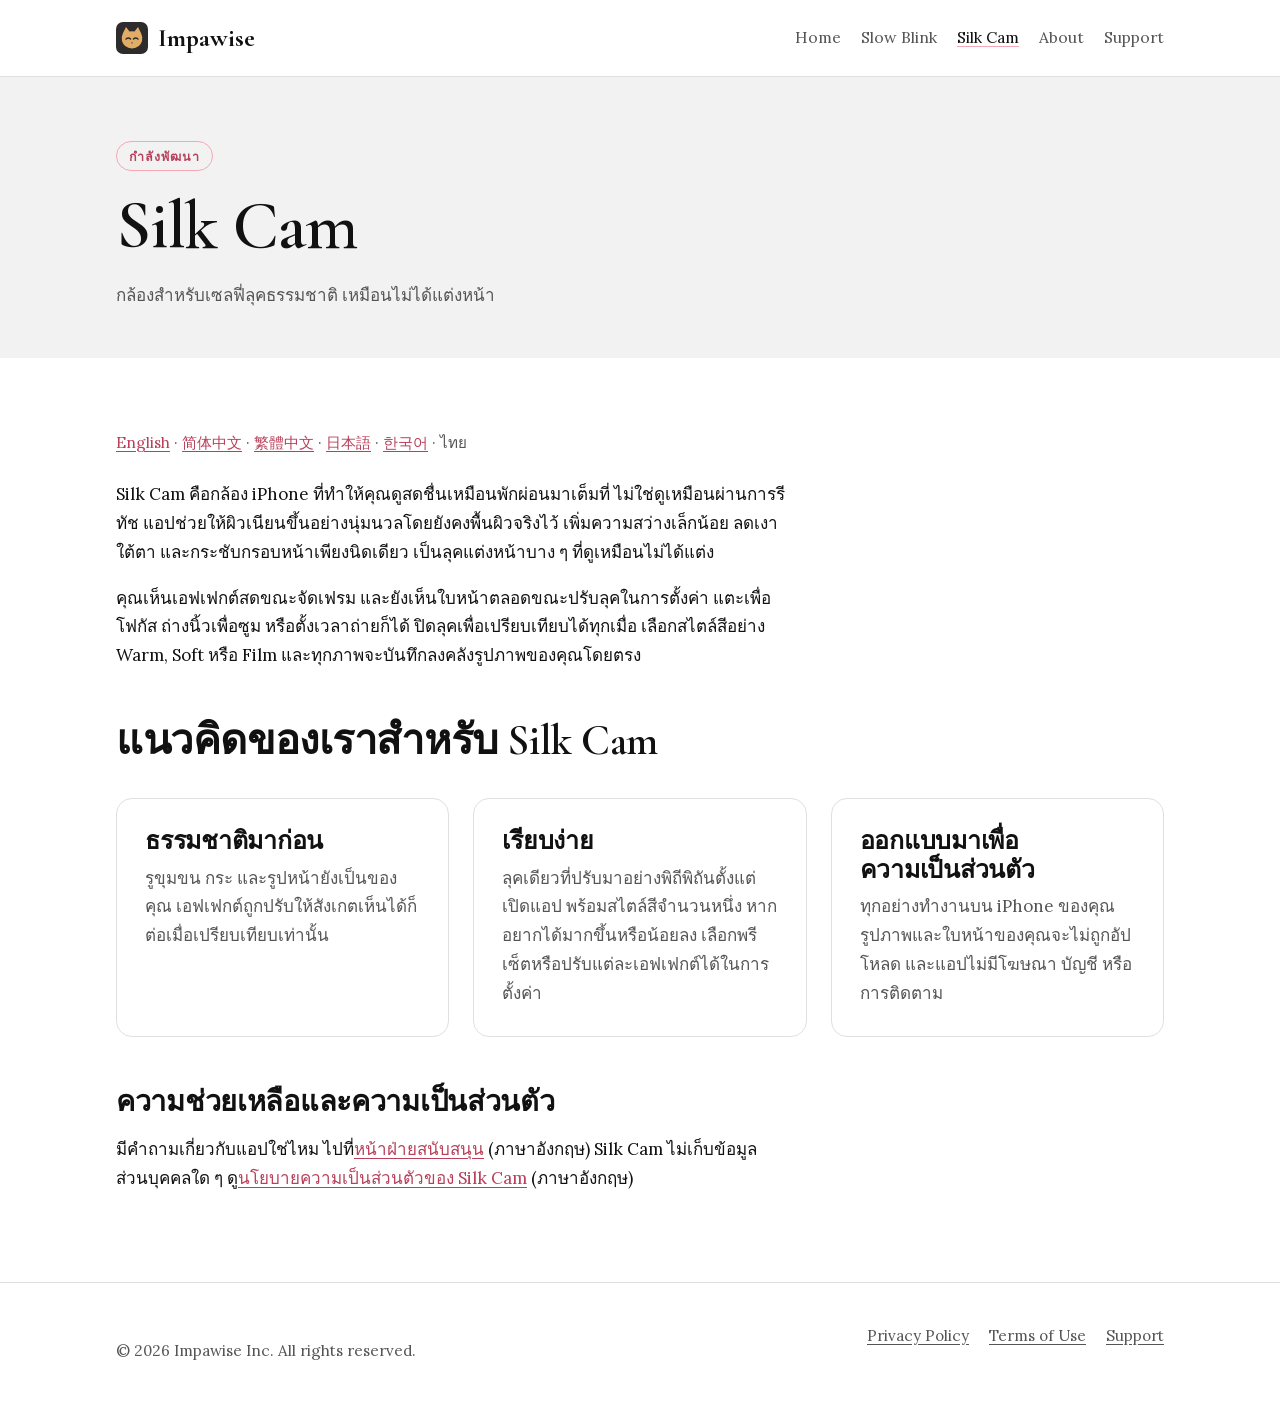
<file: silkcam-th.html>
<!doctype html>
<html lang="th">
<head>
<meta charset="utf-8">
<meta http-equiv="Content-Security-Policy" content="default-src 'none'; style-src 'self'; font-src 'self'; img-src 'self'; base-uri 'none'; form-action 'none'">
<meta name="referrer" content="strict-origin-when-cross-origin">
<meta name="viewport" content="width=device-width, initial-scale=1">
<title>Silk Cam — Impawise</title>
<meta name="description" content="Silk Cam คือกล้อง iPhone จาก Impawise Inc. สำหรับเซลฟี่ลุคธรรมชาติเหมือนไม่ได้แต่งหน้า">
<meta name="color-scheme" content="light dark">
<meta property="og:title" content="Silk Cam — Impawise">
<meta property="og:description" content="Silk Cam คือกล้อง iPhone จาก Impawise Inc. สำหรับเซลฟี่ลุคธรรมชาติเหมือนไม่ได้แต่งหน้า">
<meta property="og:type" content="website">
<meta property="og:url" content="https://impawise.com/silkcam-th.html">
<link rel="canonical" href="https://impawise.com/silkcam-th.html">
<link rel="alternate" hreflang="en" href="https://impawise.com/silkcam.html">
<link rel="alternate" hreflang="zh-Hans" href="https://impawise.com/silkcam-zh-hans.html">
<link rel="alternate" hreflang="zh-Hant" href="https://impawise.com/silkcam-zh-hant.html">
<link rel="alternate" hreflang="ja" href="https://impawise.com/silkcam-ja.html">
<link rel="alternate" hreflang="ko" href="https://impawise.com/silkcam-ko.html">
<link rel="alternate" hreflang="th" href="https://impawise.com/silkcam-th.html">
<link rel="alternate" hreflang="x-default" href="https://impawise.com/silkcam.html">
<link rel="icon" href="/favicon.svg" type="image/svg+xml">
<link rel="stylesheet" href="/styles.css">
</head>
<body>
<a class="skip" href="#main">Skip to content</a>
<header class="site-header">
  <div class="wrap">
    <a class="brand" href="/"><img src="/favicon.svg" alt="" width="32" height="32">Impawise</a>
    <nav class="nav" aria-label="Main"><a href="index.html">Home</a><a href="slowblink.html">Slow Blink</a><a href="silkcam.html" aria-current="page">Silk Cam</a><a href="about.html">About</a><a href="support.html">Support</a></nav>
  </div>
</header>
<main id="main">
<section class="page-head"><div class="wrap"><span class="badge">กำลังพัฒนา</span><h1>Silk Cam</h1><p>กล้องสำหรับเซลฟี่ลุคธรรมชาติ เหมือนไม่ได้แต่งหน้า</p></div></section>
<section><div class="wrap">
  <p class="langs"><a href="silkcam.html" lang="en" hreflang="en">English</a> · <a href="silkcam-zh-hans.html" lang="zh-Hans" hreflang="zh-Hans">简体中文</a> · <a href="silkcam-zh-hant.html" lang="zh-Hant" hreflang="zh-Hant">繁體中文</a> · <a href="silkcam-ja.html" lang="ja" hreflang="ja">日本語</a> · <a href="silkcam-ko.html" lang="ko" hreflang="ko">한국어</a> · <span lang="th">ไทย</span></p>
  <div class="prose">
    <p>Silk Cam คือกล้อง iPhone ที่ทำให้คุณดูสดชื่นเหมือนพักผ่อนมาเต็มที่ ไม่ใช่ดูเหมือนผ่านการรีทัช แอปช่วยให้ผิวเนียนขึ้นอย่างนุ่มนวลโดยยังคงพื้นผิวจริงไว้ เพิ่มความสว่างเล็กน้อย ลดเงาใต้ตา และกระชับกรอบหน้าเพียงนิดเดียว เป็นลุคแต่งหน้าบาง ๆ ที่ดูเหมือนไม่ได้แต่ง</p>
    <p>คุณเห็นเอฟเฟกต์สดขณะจัดเฟรม และยังเห็นใบหน้าตลอดขณะปรับลุคในการตั้งค่า แตะเพื่อโฟกัส ถ่างนิ้วเพื่อซูม หรือตั้งเวลาถ่ายก็ได้ ปิดลุคเพื่อเปรียบเทียบได้ทุกเมื่อ เลือกสไตล์สีอย่าง Warm, Soft หรือ Film และทุกภาพจะบันทึกลงคลังรูปภาพของคุณโดยตรง</p>
  </div>
  <h2 class="subhead">แนวคิดของเราสำหรับ Silk Cam</h2>
  <div class="grid">
    <div class="card"><h3>ธรรมชาติมาก่อน</h3><p>รูขุมขน กระ และรูปหน้ายังเป็นของคุณ เอฟเฟกต์ถูกปรับให้สังเกตเห็นได้ก็ต่อเมื่อเปรียบเทียบเท่านั้น</p></div>
    <div class="card"><h3>เรียบง่าย</h3><p>ลุคเดียวที่ปรับมาอย่างพิถีพิถันตั้งแต่เปิดแอป พร้อมสไตล์สีจำนวนหนึ่ง หากอยากได้มากขึ้นหรือน้อยลง เลือกพรีเซ็ตหรือปรับแต่ละเอฟเฟกต์ได้ในการตั้งค่า</p></div>
    <div class="card"><h3>ออกแบบมาเพื่อความเป็นส่วนตัว</h3><p>ทุกอย่างทำงานบน iPhone ของคุณ รูปภาพและใบหน้าของคุณจะไม่ถูกอัปโหลด และแอปไม่มีโฆษณา บัญชี หรือการติดตาม</p></div>
  </div>
  <div class="prose subhead">
    <h2>ความช่วยเหลือและความเป็นส่วนตัว</h2>
    <p>มีคำถามเกี่ยวกับแอปใช่ไหม ไปที่<a href="support.html">หน้าฝ่ายสนับสนุน</a> (ภาษาอังกฤษ) Silk Cam ไม่เก็บข้อมูลส่วนบุคคลใด ๆ ดู<a href="silkcam-privacy.html">นโยบายความเป็นส่วนตัวของ Silk Cam</a> (ภาษาอังกฤษ)</p>
  </div>
</div></section>

</main>
<footer class="site-footer">
  <div class="wrap">
    <p>© 2026 Impawise Inc. All rights reserved.</p>
    <nav aria-label="Legal"><a href="privacy.html">Privacy Policy</a><a href="terms.html">Terms of Use</a><a href="support.html">Support</a></nav>
  </div>
</footer>
</body>
</html>
</file>
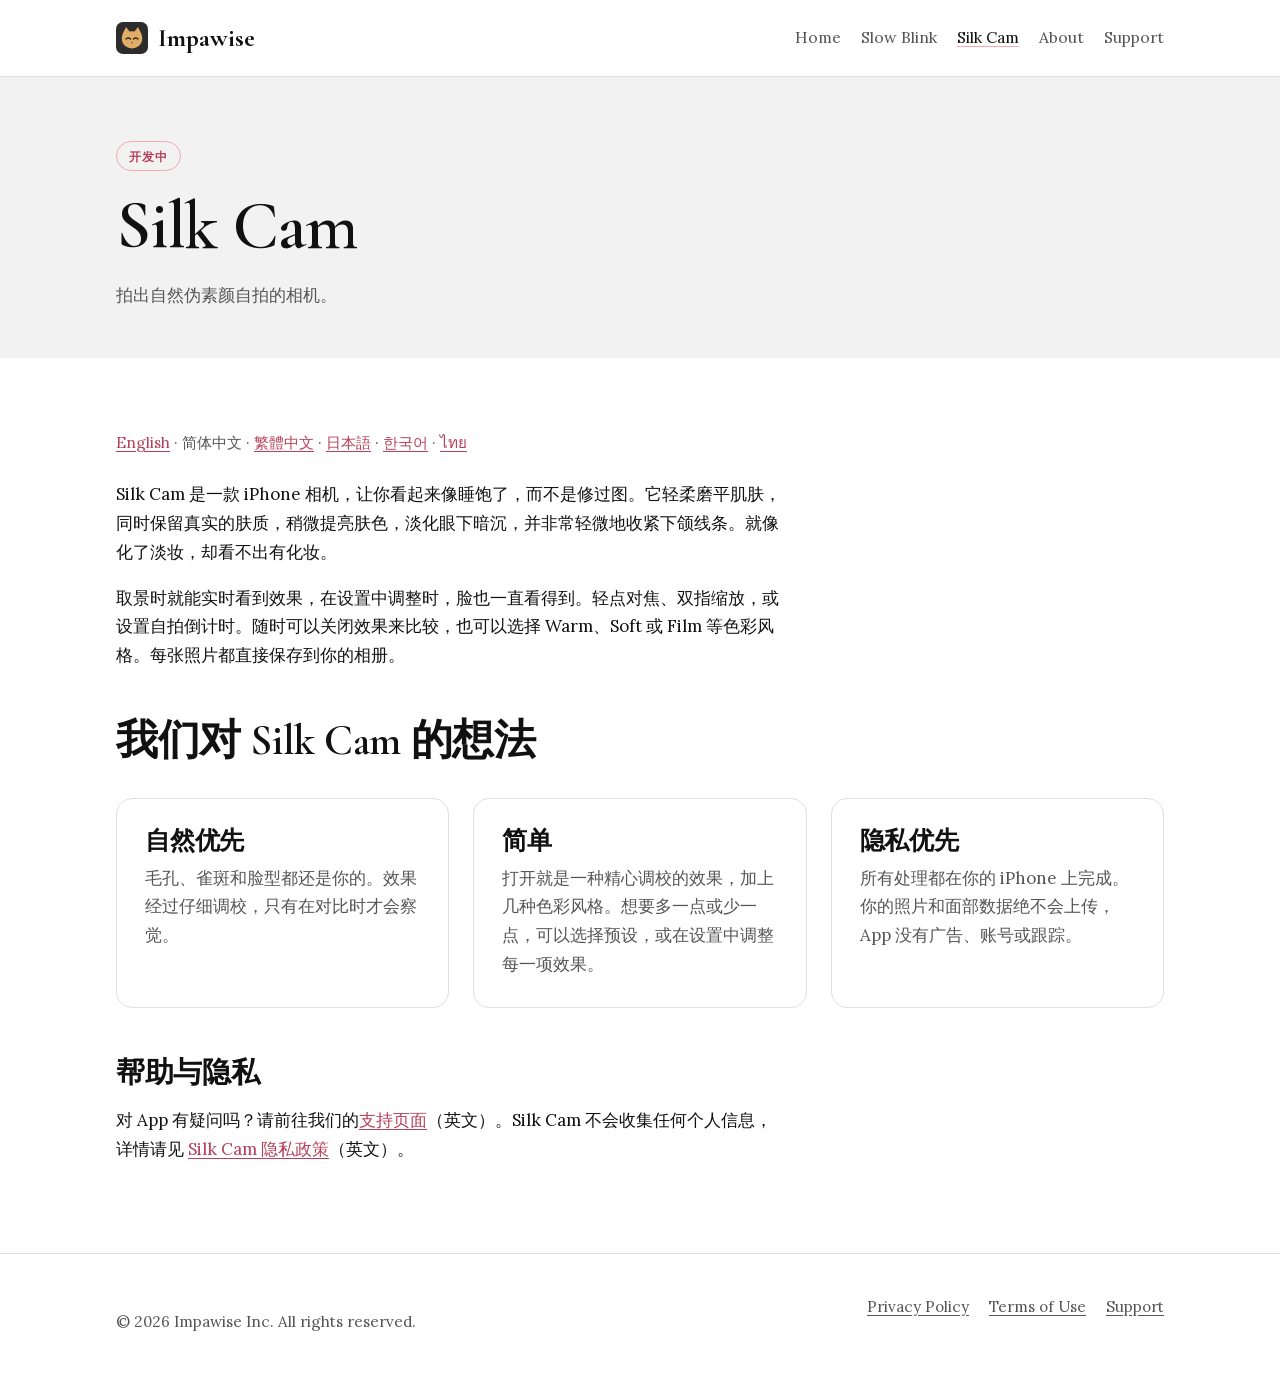
<file: silkcam-zh-hans.html>
<!doctype html>
<html lang="zh-Hans">
<head>
<meta charset="utf-8">
<meta http-equiv="Content-Security-Policy" content="default-src 'none'; style-src 'self'; font-src 'self'; img-src 'self'; base-uri 'none'; form-action 'none'">
<meta name="referrer" content="strict-origin-when-cross-origin">
<meta name="viewport" content="width=device-width, initial-scale=1">
<title>Silk Cam — Impawise</title>
<meta name="description" content="Silk Cam 是 Impawise Inc. 推出的 iPhone 相机，拍出自然的伪素颜自拍。">
<meta name="color-scheme" content="light dark">
<meta property="og:title" content="Silk Cam — Impawise">
<meta property="og:description" content="Silk Cam 是 Impawise Inc. 推出的 iPhone 相机，拍出自然的伪素颜自拍。">
<meta property="og:type" content="website">
<meta property="og:url" content="https://impawise.com/silkcam-zh-hans.html">
<link rel="canonical" href="https://impawise.com/silkcam-zh-hans.html">
<link rel="alternate" hreflang="en" href="https://impawise.com/silkcam.html">
<link rel="alternate" hreflang="zh-Hans" href="https://impawise.com/silkcam-zh-hans.html">
<link rel="alternate" hreflang="zh-Hant" href="https://impawise.com/silkcam-zh-hant.html">
<link rel="alternate" hreflang="ja" href="https://impawise.com/silkcam-ja.html">
<link rel="alternate" hreflang="ko" href="https://impawise.com/silkcam-ko.html">
<link rel="alternate" hreflang="th" href="https://impawise.com/silkcam-th.html">
<link rel="alternate" hreflang="x-default" href="https://impawise.com/silkcam.html">
<link rel="icon" href="/favicon.svg" type="image/svg+xml">
<link rel="stylesheet" href="/styles.css">
</head>
<body>
<a class="skip" href="#main">Skip to content</a>
<header class="site-header">
  <div class="wrap">
    <a class="brand" href="/"><img src="/favicon.svg" alt="" width="32" height="32">Impawise</a>
    <nav class="nav" aria-label="Main"><a href="index.html">Home</a><a href="slowblink.html">Slow Blink</a><a href="silkcam.html" aria-current="page">Silk Cam</a><a href="about.html">About</a><a href="support.html">Support</a></nav>
  </div>
</header>
<main id="main">
<section class="page-head"><div class="wrap"><span class="badge">开发中</span><h1>Silk Cam</h1><p>拍出自然伪素颜自拍的相机。</p></div></section>
<section><div class="wrap">
  <p class="langs"><a href="silkcam.html" lang="en" hreflang="en">English</a> · <span lang="zh-Hans">简体中文</span> · <a href="silkcam-zh-hant.html" lang="zh-Hant" hreflang="zh-Hant">繁體中文</a> · <a href="silkcam-ja.html" lang="ja" hreflang="ja">日本語</a> · <a href="silkcam-ko.html" lang="ko" hreflang="ko">한국어</a> · <a href="silkcam-th.html" lang="th" hreflang="th">ไทย</a></p>
  <div class="prose">
    <p>Silk Cam 是一款 iPhone 相机，让你看起来像睡饱了，而不是修过图。它轻柔磨平肌肤，同时保留真实的肤质，稍微提亮肤色，淡化眼下暗沉，并非常轻微地收紧下颌线条。就像化了淡妆，却看不出有化妆。</p>
    <p>取景时就能实时看到效果，在设置中调整时，脸也一直看得到。轻点对焦、双指缩放，或设置自拍倒计时。随时可以关闭效果来比较，也可以选择 Warm、Soft 或 Film 等色彩风格。每张照片都直接保存到你的相册。</p>
  </div>
  <h2 class="subhead">我们对 Silk Cam 的想法</h2>
  <div class="grid">
    <div class="card"><h3>自然优先</h3><p>毛孔、雀斑和脸型都还是你的。效果经过仔细调校，只有在对比时才会察觉。</p></div>
    <div class="card"><h3>简单</h3><p>打开就是一种精心调校的效果，加上几种色彩风格。想要多一点或少一点，可以选择预设，或在设置中调整每一项效果。</p></div>
    <div class="card"><h3>隐私优先</h3><p>所有处理都在你的 iPhone 上完成。你的照片和面部数据绝不会上传，App 没有广告、账号或跟踪。</p></div>
  </div>
  <div class="prose subhead">
    <h2>帮助与隐私</h2>
    <p>对 App 有疑问吗？请前往我们的<a href="support.html">支持页面</a>（英文）。Silk Cam 不会收集任何个人信息，详情请见 <a href="silkcam-privacy.html">Silk Cam 隐私政策</a>（英文）。</p>
  </div>
</div></section>

</main>
<footer class="site-footer">
  <div class="wrap">
    <p>© 2026 Impawise Inc. All rights reserved.</p>
    <nav aria-label="Legal"><a href="privacy.html">Privacy Policy</a><a href="terms.html">Terms of Use</a><a href="support.html">Support</a></nav>
  </div>
</footer>
</body>
</html>
</file>
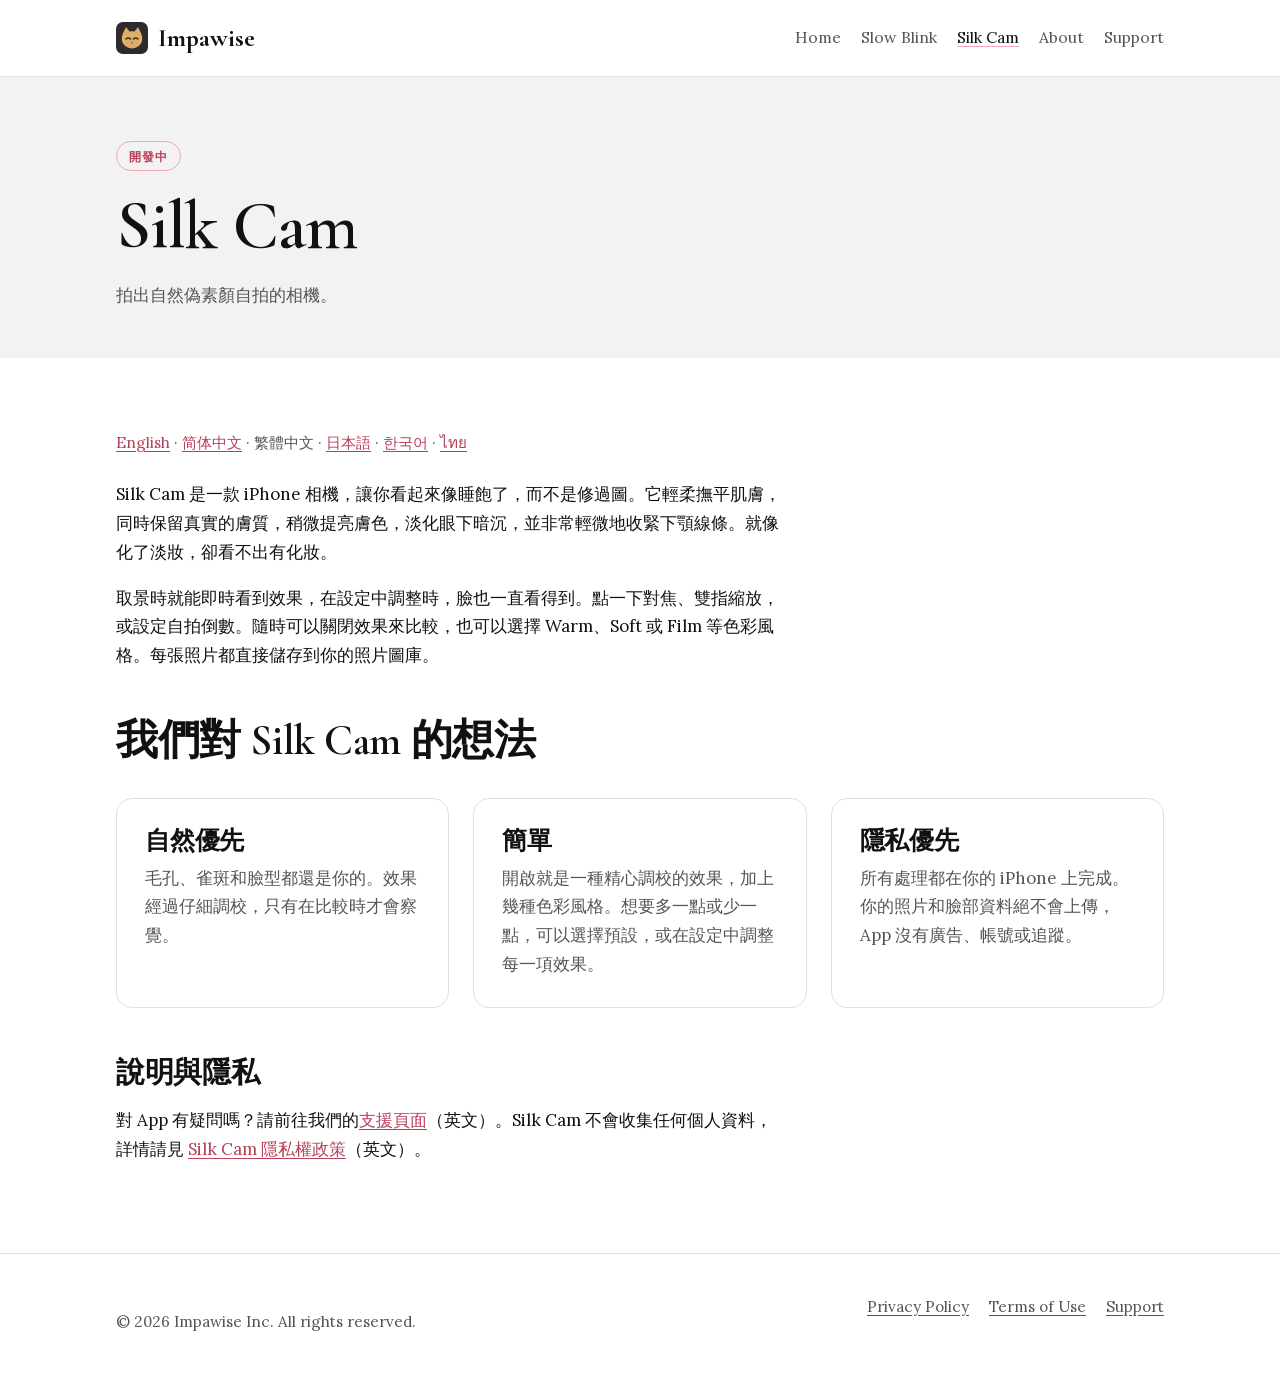
<file: silkcam-zh-hant.html>
<!doctype html>
<html lang="zh-Hant">
<head>
<meta charset="utf-8">
<meta http-equiv="Content-Security-Policy" content="default-src 'none'; style-src 'self'; font-src 'self'; img-src 'self'; base-uri 'none'; form-action 'none'">
<meta name="referrer" content="strict-origin-when-cross-origin">
<meta name="viewport" content="width=device-width, initial-scale=1">
<title>Silk Cam — Impawise</title>
<meta name="description" content="Silk Cam 是 Impawise Inc. 推出的 iPhone 相機，拍出自然的偽素顏自拍。">
<meta name="color-scheme" content="light dark">
<meta property="og:title" content="Silk Cam — Impawise">
<meta property="og:description" content="Silk Cam 是 Impawise Inc. 推出的 iPhone 相機，拍出自然的偽素顏自拍。">
<meta property="og:type" content="website">
<meta property="og:url" content="https://impawise.com/silkcam-zh-hant.html">
<link rel="canonical" href="https://impawise.com/silkcam-zh-hant.html">
<link rel="alternate" hreflang="en" href="https://impawise.com/silkcam.html">
<link rel="alternate" hreflang="zh-Hans" href="https://impawise.com/silkcam-zh-hans.html">
<link rel="alternate" hreflang="zh-Hant" href="https://impawise.com/silkcam-zh-hant.html">
<link rel="alternate" hreflang="ja" href="https://impawise.com/silkcam-ja.html">
<link rel="alternate" hreflang="ko" href="https://impawise.com/silkcam-ko.html">
<link rel="alternate" hreflang="th" href="https://impawise.com/silkcam-th.html">
<link rel="alternate" hreflang="x-default" href="https://impawise.com/silkcam.html">
<link rel="icon" href="/favicon.svg" type="image/svg+xml">
<link rel="stylesheet" href="/styles.css">
</head>
<body>
<a class="skip" href="#main">Skip to content</a>
<header class="site-header">
  <div class="wrap">
    <a class="brand" href="/"><img src="/favicon.svg" alt="" width="32" height="32">Impawise</a>
    <nav class="nav" aria-label="Main"><a href="index.html">Home</a><a href="slowblink.html">Slow Blink</a><a href="silkcam.html" aria-current="page">Silk Cam</a><a href="about.html">About</a><a href="support.html">Support</a></nav>
  </div>
</header>
<main id="main">
<section class="page-head"><div class="wrap"><span class="badge">開發中</span><h1>Silk Cam</h1><p>拍出自然偽素顏自拍的相機。</p></div></section>
<section><div class="wrap">
  <p class="langs"><a href="silkcam.html" lang="en" hreflang="en">English</a> · <a href="silkcam-zh-hans.html" lang="zh-Hans" hreflang="zh-Hans">简体中文</a> · <span lang="zh-Hant">繁體中文</span> · <a href="silkcam-ja.html" lang="ja" hreflang="ja">日本語</a> · <a href="silkcam-ko.html" lang="ko" hreflang="ko">한국어</a> · <a href="silkcam-th.html" lang="th" hreflang="th">ไทย</a></p>
  <div class="prose">
    <p>Silk Cam 是一款 iPhone 相機，讓你看起來像睡飽了，而不是修過圖。它輕柔撫平肌膚，同時保留真實的膚質，稍微提亮膚色，淡化眼下暗沉，並非常輕微地收緊下顎線條。就像化了淡妝，卻看不出有化妝。</p>
    <p>取景時就能即時看到效果，在設定中調整時，臉也一直看得到。點一下對焦、雙指縮放，或設定自拍倒數。隨時可以關閉效果來比較，也可以選擇 Warm、Soft 或 Film 等色彩風格。每張照片都直接儲存到你的照片圖庫。</p>
  </div>
  <h2 class="subhead">我們對 Silk Cam 的想法</h2>
  <div class="grid">
    <div class="card"><h3>自然優先</h3><p>毛孔、雀斑和臉型都還是你的。效果經過仔細調校，只有在比較時才會察覺。</p></div>
    <div class="card"><h3>簡單</h3><p>開啟就是一種精心調校的效果，加上幾種色彩風格。想要多一點或少一點，可以選擇預設，或在設定中調整每一項效果。</p></div>
    <div class="card"><h3>隱私優先</h3><p>所有處理都在你的 iPhone 上完成。你的照片和臉部資料絕不會上傳，App 沒有廣告、帳號或追蹤。</p></div>
  </div>
  <div class="prose subhead">
    <h2>說明與隱私</h2>
    <p>對 App 有疑問嗎？請前往我們的<a href="support.html">支援頁面</a>（英文）。Silk Cam 不會收集任何個人資料，詳情請見 <a href="silkcam-privacy.html">Silk Cam 隱私權政策</a>（英文）。</p>
  </div>
</div></section>

</main>
<footer class="site-footer">
  <div class="wrap">
    <p>© 2026 Impawise Inc. All rights reserved.</p>
    <nav aria-label="Legal"><a href="privacy.html">Privacy Policy</a><a href="terms.html">Terms of Use</a><a href="support.html">Support</a></nav>
  </div>
</footer>
</body>
</html>
</file>
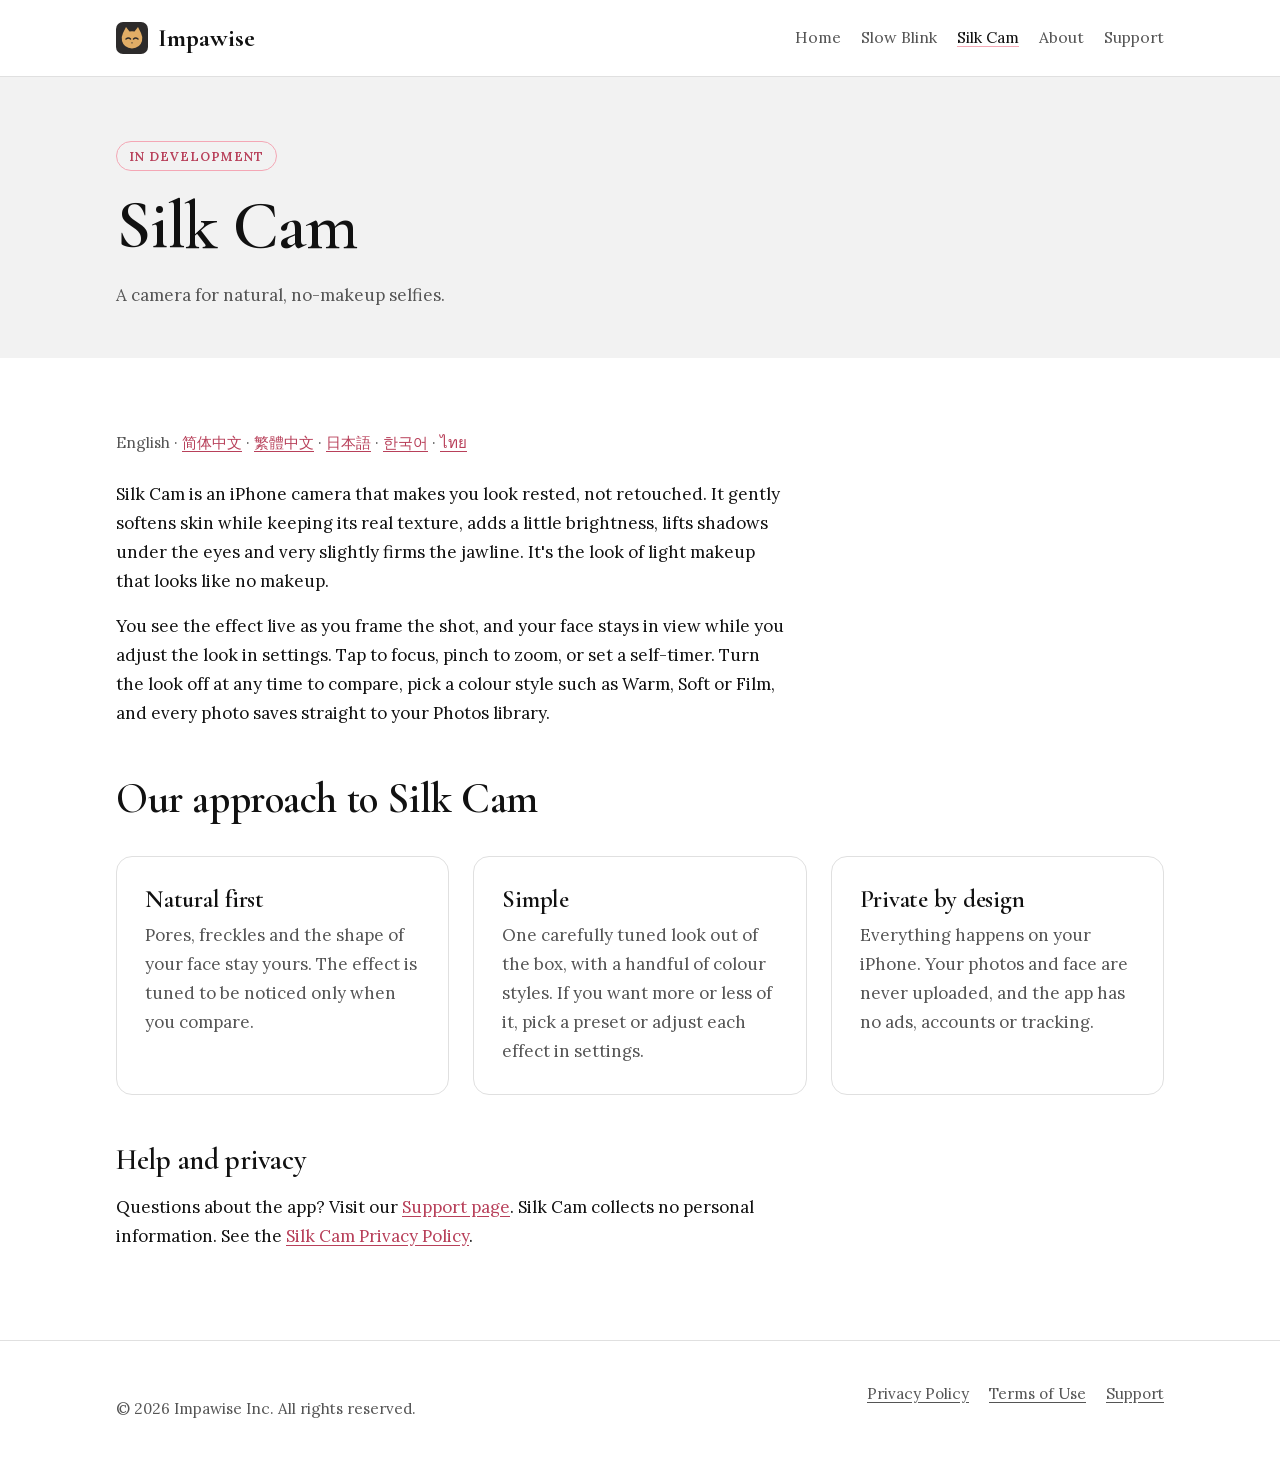
<file: silkcam.html>
<!doctype html>
<html lang="en">
<head>
<meta charset="utf-8">
<meta http-equiv="Content-Security-Policy" content="default-src 'none'; style-src 'self'; font-src 'self'; img-src 'self'; base-uri 'none'; form-action 'none'">
<meta name="referrer" content="strict-origin-when-cross-origin">
<meta name="viewport" content="width=device-width, initial-scale=1">
<title>Silk Cam — Impawise</title>
<meta name="description" content="Silk Cam is an iPhone camera by Impawise Inc. for natural, no-makeup selfies.">
<meta name="color-scheme" content="light dark">
<meta property="og:title" content="Silk Cam — Impawise">
<meta property="og:description" content="Silk Cam is an iPhone camera by Impawise Inc. for natural, no-makeup selfies.">
<meta property="og:type" content="website">
<meta property="og:url" content="https://impawise.com/silkcam.html">
<link rel="canonical" href="https://impawise.com/silkcam.html">
<link rel="alternate" hreflang="en" href="https://impawise.com/silkcam.html">
<link rel="alternate" hreflang="zh-Hans" href="https://impawise.com/silkcam-zh-hans.html">
<link rel="alternate" hreflang="zh-Hant" href="https://impawise.com/silkcam-zh-hant.html">
<link rel="alternate" hreflang="ja" href="https://impawise.com/silkcam-ja.html">
<link rel="alternate" hreflang="ko" href="https://impawise.com/silkcam-ko.html">
<link rel="alternate" hreflang="th" href="https://impawise.com/silkcam-th.html">
<link rel="alternate" hreflang="x-default" href="https://impawise.com/silkcam.html">
<link rel="icon" href="/favicon.svg" type="image/svg+xml">
<link rel="stylesheet" href="/styles.css">
</head>
<body>
<a class="skip" href="#main">Skip to content</a>
<header class="site-header">
  <div class="wrap">
    <a class="brand" href="/"><img src="/favicon.svg" alt="" width="32" height="32">Impawise</a>
    <nav class="nav" aria-label="Main"><a href="index.html">Home</a><a href="slowblink.html">Slow Blink</a><a href="silkcam.html" aria-current="page">Silk Cam</a><a href="about.html">About</a><a href="support.html">Support</a></nav>
  </div>
</header>
<main id="main">
<section class="page-head"><div class="wrap"><span class="badge">In development</span><h1>Silk Cam</h1><p>A camera for natural, no-makeup selfies.</p></div></section>
<section><div class="wrap">
  <p class="langs"><span lang="en">English</span> · <a href="silkcam-zh-hans.html" lang="zh-Hans" hreflang="zh-Hans">简体中文</a> · <a href="silkcam-zh-hant.html" lang="zh-Hant" hreflang="zh-Hant">繁體中文</a> · <a href="silkcam-ja.html" lang="ja" hreflang="ja">日本語</a> · <a href="silkcam-ko.html" lang="ko" hreflang="ko">한국어</a> · <a href="silkcam-th.html" lang="th" hreflang="th">ไทย</a></p>
  <div class="prose">
    <p>Silk Cam is an iPhone camera that makes you look rested, not retouched. It gently softens skin while keeping its real texture, adds a little brightness, lifts shadows under the eyes and very slightly firms the jawline. It's the look of light makeup that looks like no makeup.</p>
    <p>You see the effect live as you frame the shot, and your face stays in view while you adjust the look in settings. Tap to focus, pinch to zoom, or set a self-timer. Turn the look off at any time to compare, pick a colour style such as Warm, Soft or Film, and every photo saves straight to your Photos library.</p>
  </div>
  <h2 class="subhead">Our approach to Silk Cam</h2>
  <div class="grid">
    <div class="card"><h3>Natural first</h3><p>Pores, freckles and the shape of your face stay yours. The effect is tuned to be noticed only when you compare.</p></div>
    <div class="card"><h3>Simple</h3><p>One carefully tuned look out of the box, with a handful of colour styles. If you want more or less of it, pick a preset or adjust each effect in settings.</p></div>
    <div class="card"><h3>Private by design</h3><p>Everything happens on your iPhone. Your photos and face are never uploaded, and the app has no ads, accounts or tracking.</p></div>
  </div>
  <div class="prose subhead">
    <h2>Help and privacy</h2>
    <p>Questions about the app? Visit our <a href="support.html">Support page</a>. Silk Cam collects no personal information. See the <a href="silkcam-privacy.html">Silk Cam Privacy Policy</a>.</p>
  </div>
</div></section>

</main>
<footer class="site-footer">
  <div class="wrap">
    <p>© 2026 Impawise Inc. All rights reserved.</p>
    <nav aria-label="Legal"><a href="privacy.html">Privacy Policy</a><a href="terms.html">Terms of Use</a><a href="support.html">Support</a></nav>
  </div>
</footer>
</body>
</html>
</file>
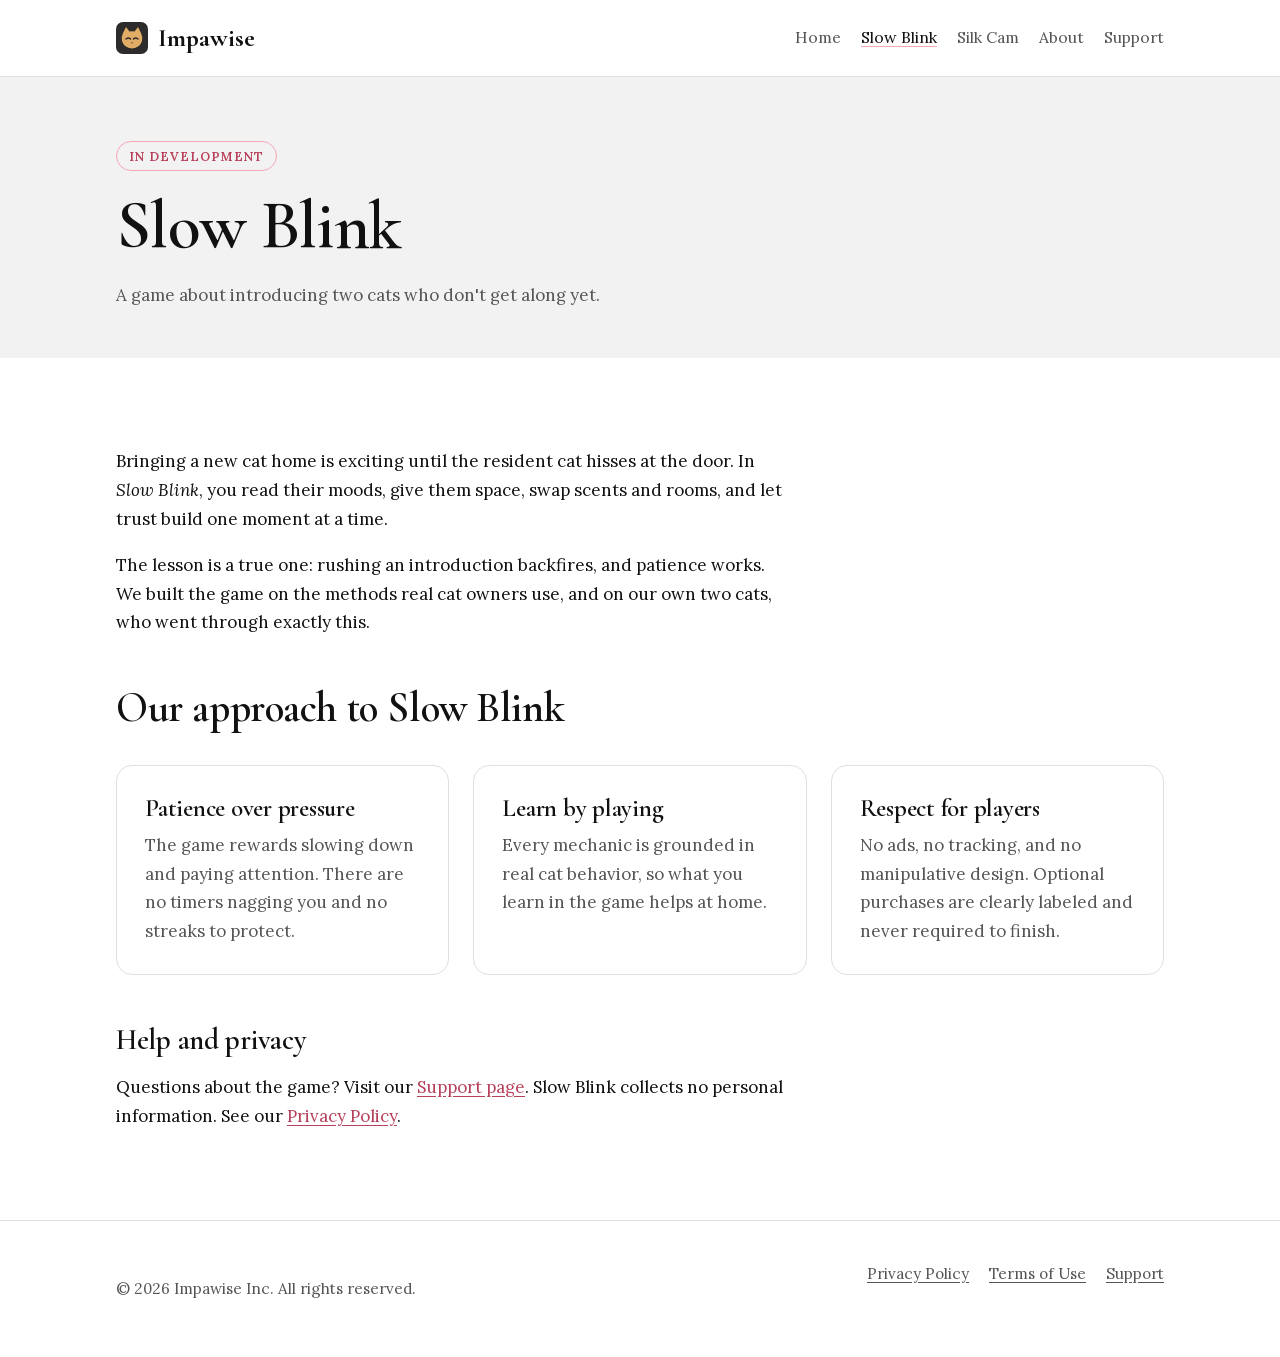
<file: slowblink.html>
<!doctype html>
<html lang="en">
<head>
<meta charset="utf-8">
<meta http-equiv="Content-Security-Policy" content="default-src 'none'; style-src 'self'; font-src 'self'; img-src 'self'; base-uri 'none'; form-action 'none'">
<meta name="referrer" content="strict-origin-when-cross-origin">
<meta name="viewport" content="width=device-width, initial-scale=1">
<title>Slow Blink — Impawise</title>
<meta name="description" content="Slow Blink is a game by Impawise Inc. about introducing two cats who don't get along yet.">
<meta name="color-scheme" content="light dark">
<meta property="og:title" content="Slow Blink — Impawise">
<meta property="og:description" content="Slow Blink is a game by Impawise Inc. about introducing two cats who don't get along yet.">
<meta property="og:type" content="website">
<meta property="og:url" content="https://impawise.com/slowblink.html">
<link rel="canonical" href="https://impawise.com/slowblink.html">
<link rel="icon" href="/favicon.svg" type="image/svg+xml">
<link rel="stylesheet" href="/styles.css">
</head>
<body>
<a class="skip" href="#main">Skip to content</a>
<header class="site-header">
  <div class="wrap">
    <a class="brand" href="/"><img src="/favicon.svg" alt="" width="32" height="32">Impawise</a>
    <nav class="nav" aria-label="Main"><a href="index.html">Home</a><a href="slowblink.html" aria-current="page">Slow Blink</a><a href="silkcam.html">Silk Cam</a><a href="about.html">About</a><a href="support.html">Support</a></nav>
  </div>
</header>
<main id="main">
<section class="page-head"><div class="wrap"><span class="badge">In development</span><h1>Slow Blink</h1><p>A game about introducing two cats who don't get along yet.</p></div></section>
<section><div class="wrap">
  <div class="prose">
    <p>Bringing a new cat home is exciting until the resident cat hisses at the door. In <em>Slow Blink</em>, you read their moods, give them space, swap scents and rooms, and let trust build one moment at a time.</p>
    <p>The lesson is a true one: rushing an introduction backfires, and patience works. We built the game on the methods real cat owners use, and on our own two cats, who went through exactly this.</p>
  </div>
  <h2 class="subhead">Our approach to Slow Blink</h2>
  <div class="grid">
    <div class="card"><h3>Patience over pressure</h3><p>The game rewards slowing down and paying attention. There are no timers nagging you and no streaks to protect.</p></div>
    <div class="card"><h3>Learn by playing</h3><p>Every mechanic is grounded in real cat behavior, so what you learn in the game helps at home.</p></div>
    <div class="card"><h3>Respect for players</h3><p>No ads, no tracking, and no manipulative design. Optional purchases are clearly labeled and never required to finish.</p></div>
  </div>
  <div class="prose subhead">
    <h2>Help and privacy</h2>
    <p>Questions about the game? Visit our <a href="support.html">Support page</a>. Slow Blink collects no personal information. See our <a href="privacy.html">Privacy Policy</a>.</p>
  </div>
</div></section>

</main>
<footer class="site-footer">
  <div class="wrap">
    <p>© 2026 Impawise Inc. All rights reserved.</p>
    <nav aria-label="Legal"><a href="privacy.html">Privacy Policy</a><a href="terms.html">Terms of Use</a><a href="support.html">Support</a></nav>
  </div>
</footer>
</body>
</html>
</file>
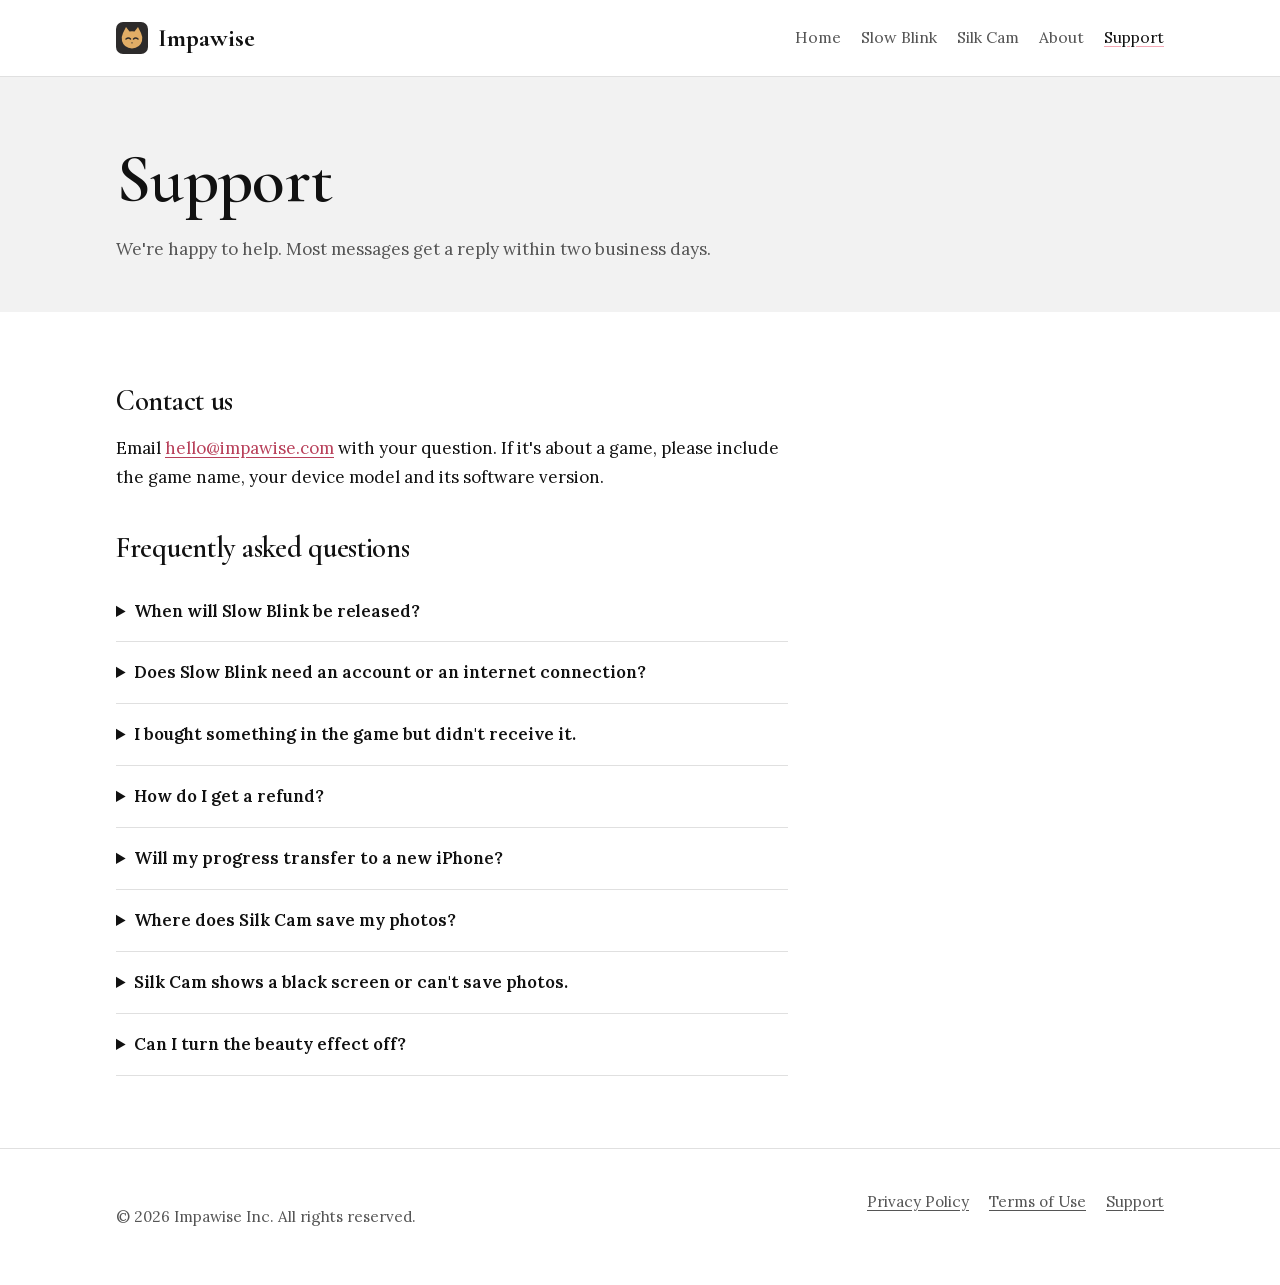
<file: support.html>
<!doctype html>
<html lang="en">
<head>
<meta charset="utf-8">
<meta http-equiv="Content-Security-Policy" content="default-src 'none'; style-src 'self'; font-src 'self'; img-src 'self'; base-uri 'none'; form-action 'none'">
<meta name="referrer" content="strict-origin-when-cross-origin">
<meta name="viewport" content="width=device-width, initial-scale=1">
<title>Support — Impawise</title>
<meta name="description" content="Get help with Impawise games and apps, including Slow Blink and Silk Cam. Contact us and read frequently asked questions.">
<meta name="color-scheme" content="light dark">
<meta property="og:title" content="Support — Impawise">
<meta property="og:description" content="Get help with Impawise games and apps, including Slow Blink and Silk Cam. Contact us and read frequently asked questions.">
<meta property="og:type" content="website">
<meta property="og:url" content="https://impawise.com/support.html">
<link rel="canonical" href="https://impawise.com/support.html">
<link rel="icon" href="/favicon.svg" type="image/svg+xml">
<link rel="stylesheet" href="/styles.css">
</head>
<body>
<a class="skip" href="#main">Skip to content</a>
<header class="site-header">
  <div class="wrap">
    <a class="brand" href="/"><img src="/favicon.svg" alt="" width="32" height="32">Impawise</a>
    <nav class="nav" aria-label="Main"><a href="index.html">Home</a><a href="slowblink.html">Slow Blink</a><a href="silkcam.html">Silk Cam</a><a href="about.html">About</a><a href="support.html" aria-current="page">Support</a></nav>
  </div>
</header>
<main id="main">
<section class="page-head"><div class="wrap"><h1>Support</h1><p>We're happy to help. Most messages get a reply within two business days.</p></div></div></section>
<section><div class="wrap"><div class="prose">
  <h2>Contact us</h2>
  <p>Email <a href="mailto:hello@impawise.com">hello@impawise.com</a> with your question. If it's about a game, please include the game name, your device model and its software version.</p>
  <h2>Frequently asked questions</h2>
  <details><summary>When will Slow Blink be released?</summary><p>Slow Blink is in development. We'll announce the release date here when it's ready.</p></details>
  <details><summary>Does Slow Blink need an account or an internet connection?</summary><p>No. The game doesn't require an account, and your progress is saved on your device.</p></details>
  <details><summary>I bought something in the game but didn't receive it.</summary><p>In-app purchases are handled by Apple. First, fully close and reopen the game. If the item still isn't there, email us with the approximate date of purchase. You can also request a refund from Apple at <a href="https://reportaproblem.apple.com">reportaproblem.apple.com</a>.</p></details>
  <details><summary>How do I get a refund?</summary><p>Apple processes all App Store refunds. Visit <a href="https://reportaproblem.apple.com">reportaproblem.apple.com</a>, sign in with your Apple Account and choose the purchase.</p></details>
  <details><summary>Will my progress transfer to a new iPhone?</summary><p>Progress is stored on your device, so it moves with an iPhone backup or device-to-device transfer.</p></details>
  <details><summary>Where does Silk Cam save my photos?</summary><p>Straight to your Photos library. Silk Cam doesn't keep its own copies, and nothing is uploaded.</p></details>
  <details><summary>Silk Cam shows a black screen or can't save photos.</summary><p>Silk Cam needs permission to use the camera and to add photos. Open Settings, choose Silk Cam, and turn on Camera and Photos.</p></details>
  <details><summary>Can I turn the beauty effect off?</summary><p>Yes. Tap the button in the top corner to switch between the natural look and your unedited camera. Colour styles work either way.</p></details>
</div></div></section>

</main>
<footer class="site-footer">
  <div class="wrap">
    <p>© 2026 Impawise Inc. All rights reserved.</p>
    <nav aria-label="Legal"><a href="privacy.html">Privacy Policy</a><a href="terms.html">Terms of Use</a><a href="support.html">Support</a></nav>
  </div>
</footer>
</body>
</html>
</file>
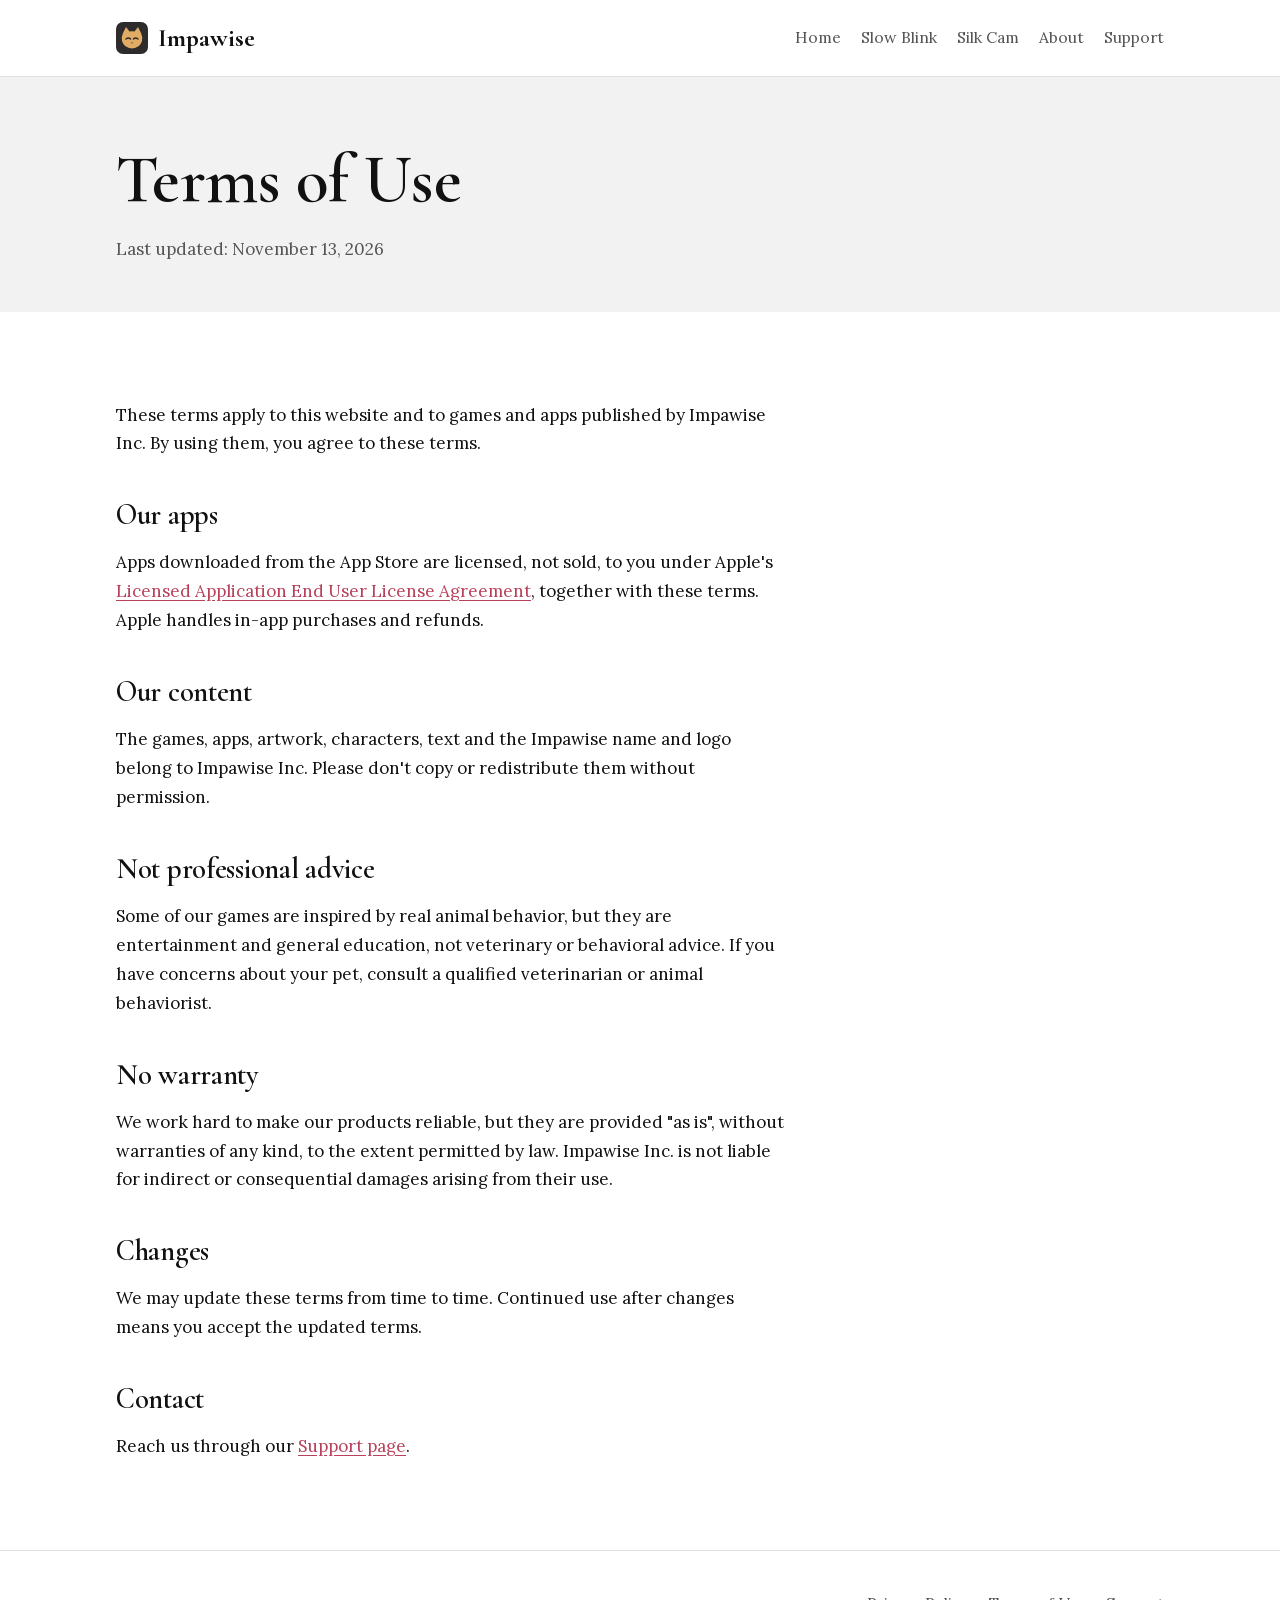
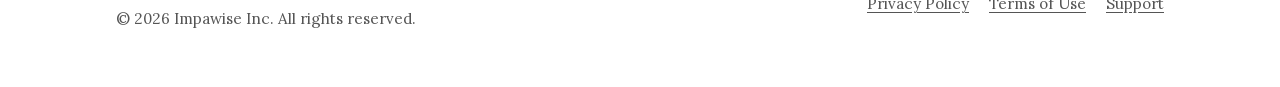
<file: terms.html>
<!doctype html>
<html lang="en">
<head>
<meta charset="utf-8">
<meta http-equiv="Content-Security-Policy" content="default-src 'none'; style-src 'self'; font-src 'self'; img-src 'self'; base-uri 'none'; form-action 'none'">
<meta name="referrer" content="strict-origin-when-cross-origin">
<meta name="viewport" content="width=device-width, initial-scale=1">
<title>Terms of Use — Impawise</title>
<meta name="description" content="Terms of use for Impawise Inc. games and website.">
<meta name="color-scheme" content="light dark">
<meta property="og:title" content="Terms of Use — Impawise">
<meta property="og:description" content="Terms of use for Impawise Inc. games and website.">
<meta property="og:type" content="website">
<meta property="og:url" content="https://impawise.com/terms.html">
<link rel="canonical" href="https://impawise.com/terms.html">
<link rel="icon" href="/favicon.svg" type="image/svg+xml">
<link rel="stylesheet" href="/styles.css">
</head>
<body>
<a class="skip" href="#main">Skip to content</a>
<header class="site-header">
  <div class="wrap">
    <a class="brand" href="/"><img src="/favicon.svg" alt="" width="32" height="32">Impawise</a>
    <nav class="nav" aria-label="Main"><a href="index.html">Home</a><a href="slowblink.html">Slow Blink</a><a href="silkcam.html">Silk Cam</a><a href="about.html">About</a><a href="support.html">Support</a></nav>
  </div>
</header>
<main id="main">
<section class="page-head"><div class="wrap"><h1>Terms of Use</h1><p>Last updated: November 13, 2026</p></div></div></section>
<section><div class="wrap"><div class="prose">
  <p>These terms apply to this website and to games and apps published by Impawise Inc. By using them, you agree to these terms.</p>
  <h2>Our apps</h2>
  <p>Apps downloaded from the App Store are licensed, not sold, to you under Apple's <a href="https://www.apple.com/legal/internet-services/itunes/dev/stdeula/">Licensed Application End User License Agreement</a>, together with these terms. Apple handles in-app purchases and refunds.</p>
  <h2>Our content</h2>
  <p>The games, apps, artwork, characters, text and the Impawise name and logo belong to Impawise Inc. Please don't copy or redistribute them without permission.</p>
  <h2>Not professional advice</h2>
  <p>Some of our games are inspired by real animal behavior, but they are entertainment and general education, not veterinary or behavioral advice. If you have concerns about your pet, consult a qualified veterinarian or animal behaviorist.</p>
  <h2>No warranty</h2>
  <p>We work hard to make our products reliable, but they are provided "as is", without warranties of any kind, to the extent permitted by law. Impawise Inc. is not liable for indirect or consequential damages arising from their use.</p>
  <h2>Changes</h2>
  <p>We may update these terms from time to time. Continued use after changes means you accept the updated terms.</p>
  <h2>Contact</h2>
  <p>Reach us through our <a href="support.html">Support page</a>.</p>
</div></div></section>

</main>
<footer class="site-footer">
  <div class="wrap">
    <p>© 2026 Impawise Inc. All rights reserved.</p>
    <nav aria-label="Legal"><a href="privacy.html">Privacy Policy</a><a href="terms.html">Terms of Use</a><a href="support.html">Support</a></nav>
  </div>
</footer>
</body>
</html>
</file>
<file: styles.css>
/* Fonts are self-hosted (SIL Open Font License), so pages load nothing from third parties. */
@font-face {
  font-family: "Cormorant Garamond"; font-style: normal; font-weight: 600 700; font-display: swap;
  src: url("/fonts/cormorant-garamond-latin.woff2") format("woff2");
}
@font-face {
  font-family: "Lora"; font-style: normal; font-weight: 400 600; font-display: swap;
  src: url("/fonts/lora-latin.woff2") format("woff2");
}
@font-face {
  font-family: "Lora"; font-style: italic; font-weight: 400; font-display: swap;
  src: url("/fonts/lora-italic-latin.woff2") format("woff2");
}

:root {
  /* Cow cat: black and white, with a pink-nose accent */
  --bg: #ffffff;
  --bg-warm: #f2f2f2;
  --surface: #ffffff;
  --ink: #111111;
  --ink-soft: #555555;
  --line: #e0e0e0;
  --accent: #f4a7b5;
  --accent-soft: #f4a7b5;
  --accent-ink: #b8405a;
  --font-heading: "Cormorant Garamond", Georgia, serif;
  --font-body: "Lora", Georgia, serif;
  --max: 68rem;
}

@media (prefers-color-scheme: dark) {
  :root:not([data-theme="light"]) {
    --bg: #0e0e0e;
    --bg-warm: #1a1a1a;
    --surface: #1c1c1c;
    --ink: #f5f5f5;
    --ink-soft: #b0b0b0;
    --line: #2e2e2e;
    --accent: #f4a7b5;
    --accent-soft: #f4a7b5;
    --accent-ink: #f7b9c5;
    color-scheme: dark;
  }
}
:root[data-theme="dark"] {
  --bg: #0e0e0e;
  --bg-warm: #1a1a1a;
  --surface: #1c1c1c;
  --ink: #f5f5f5;
  --ink-soft: #b0b0b0;
  --line: #2e2e2e;
  --accent: #f4a7b5;
  --accent-soft: #f4a7b5;
  --accent-ink: #f7b9c5;
  color-scheme: dark;
}

*, *::before, *::after { box-sizing: border-box; }

html { -webkit-text-size-adjust: 100%; }

body {
  margin: 0;
  background: var(--bg);
  color: var(--ink);
  font-family: var(--font-body);
  font-size: 1.0625rem;
  line-height: 1.7;
}

a { color: var(--accent-ink); text-underline-offset: 0.2em; }
a:hover { color: var(--accent); }
a:focus-visible, button:focus-visible { outline: 2px solid var(--accent); outline-offset: 3px; border-radius: 4px; }

h1, h2, h3 {
  font-family: var(--font-heading);
  font-weight: 600;
  line-height: 1.15;
  letter-spacing: -0.01em;
  text-wrap: balance;
}
h1 { font-size: clamp(2.5rem, 6vw, 4.25rem); margin: 0 0 1rem; }
h2 { font-size: clamp(1.9rem, 4vw, 2.6rem); margin: 0 0 1rem; }
h3 { font-size: 1.55rem; margin: 0 0 0.5rem; }

.wrap { max-width: var(--max); margin: 0 auto; padding: 0 1.25rem; }
.prose { max-width: 42rem; }

.skip {
  position: absolute; left: -999px; top: 0;
  background: var(--ink); color: var(--bg); padding: 0.5rem 1rem;
}
.skip:focus { left: 1rem; top: 1rem; z-index: 10; }

/* Header */
.site-header { border-bottom: 1px solid var(--line); }
.site-header .wrap {
  display: flex; align-items: center; justify-content: space-between;
  gap: 1rem; padding-top: 1rem; padding-bottom: 1rem; flex-wrap: wrap;
}
.brand {
  display: inline-flex; align-items: center; gap: 0.6rem;
  font-family: var(--font-heading); font-size: 1.6rem; font-weight: 700;
  color: var(--ink); text-decoration: none;
}
.brand img { width: 2rem; height: 2rem; }
.nav { display: flex; gap: 1.25rem; flex-wrap: wrap; }
.nav a { color: var(--ink-soft); text-decoration: none; font-size: 0.98rem; }
.nav a:hover, .nav a[aria-current="page"] { color: var(--ink); text-decoration: underline; text-decoration-color: var(--accent-soft); }

/* Sections */
section { padding: 4.5rem 0; }
.hero { background: var(--bg-warm); padding: 6rem 0 5rem; }
.eyebrow {
  font-size: 0.8rem; letter-spacing: 0.14em; text-transform: uppercase;
  color: var(--accent-ink); margin: 0 0 1rem; font-weight: 600;
}
.lede { font-size: 1.2rem; color: var(--ink-soft); max-width: 38rem; margin: 0 0 2rem; }

.button {
  display: inline-block; background: var(--ink); color: var(--bg);
  padding: 0.75rem 1.4rem; border-radius: 999px; text-decoration: none; font-weight: 600;
}
.button:hover { background: var(--accent-ink); color: var(--bg); }

.feature {
  display: grid; gap: 2rem; grid-template-columns: minmax(0, 1fr);
  background: var(--surface); border: 1px solid var(--line);
  border-radius: 1.25rem; padding: 2.25rem;
}
@media (min-width: 48rem) { .feature { padding: 3rem; } }
.badge {
  display: inline-block; font-size: 0.78rem; letter-spacing: 0.08em; text-transform: uppercase;
  background: var(--bg-warm); color: var(--accent-ink); border: 1px solid var(--accent-soft);
  border-radius: 999px; padding: 0.2rem 0.75rem; margin-bottom: 1rem; font-weight: 600;
}
.facts { list-style: none; margin: 0; padding: 0; border-left: 2px solid var(--accent-soft); }
.facts li { padding: 0.35rem 0 0.35rem 1rem; color: var(--ink-soft); }
.facts strong { color: var(--ink); font-weight: 600; }

.grid { display: grid; gap: 1.5rem; grid-template-columns: minmax(0, 1fr); margin-top: 2rem; }
@media (min-width: 48rem) { .grid { grid-template-columns: repeat(3, 1fr); } }
.card { background: var(--surface); border: 1px solid var(--line); border-radius: 1rem; padding: 1.75rem; }
.card p { margin: 0; color: var(--ink-soft); }

.band { background: var(--bg-warm); }
.subhead { margin-top: 3rem; }
.langs { color: var(--ink-soft); font-size: 0.95rem; margin: 0 0 1.5rem; }

/* Legal / long-form */
.page-head { background: var(--bg-warm); padding: 4rem 0 3rem; }
.page-head p { color: var(--ink-soft); margin: 0; }
.prose h2 { font-size: 1.8rem; margin-top: 2.5rem; }
.prose li { margin-bottom: 0.4rem; }

details { border-bottom: 1px solid var(--line); padding: 1rem 0; }
summary { cursor: pointer; font-weight: 600; }
details p { margin: 0.75rem 0 0; color: var(--ink-soft); }

/* Footer */
.site-footer { border-top: 1px solid var(--line); padding: 2.5rem 0; color: var(--ink-soft); font-size: 0.95rem; }
.site-footer .wrap { display: flex; flex-wrap: wrap; gap: 1rem 2rem; justify-content: space-between; }
.site-footer nav { display: flex; gap: 1.25rem; flex-wrap: wrap; }
.site-footer a { color: var(--ink-soft); }
.prose > h2:first-child { margin-top: 0; }
</file>
